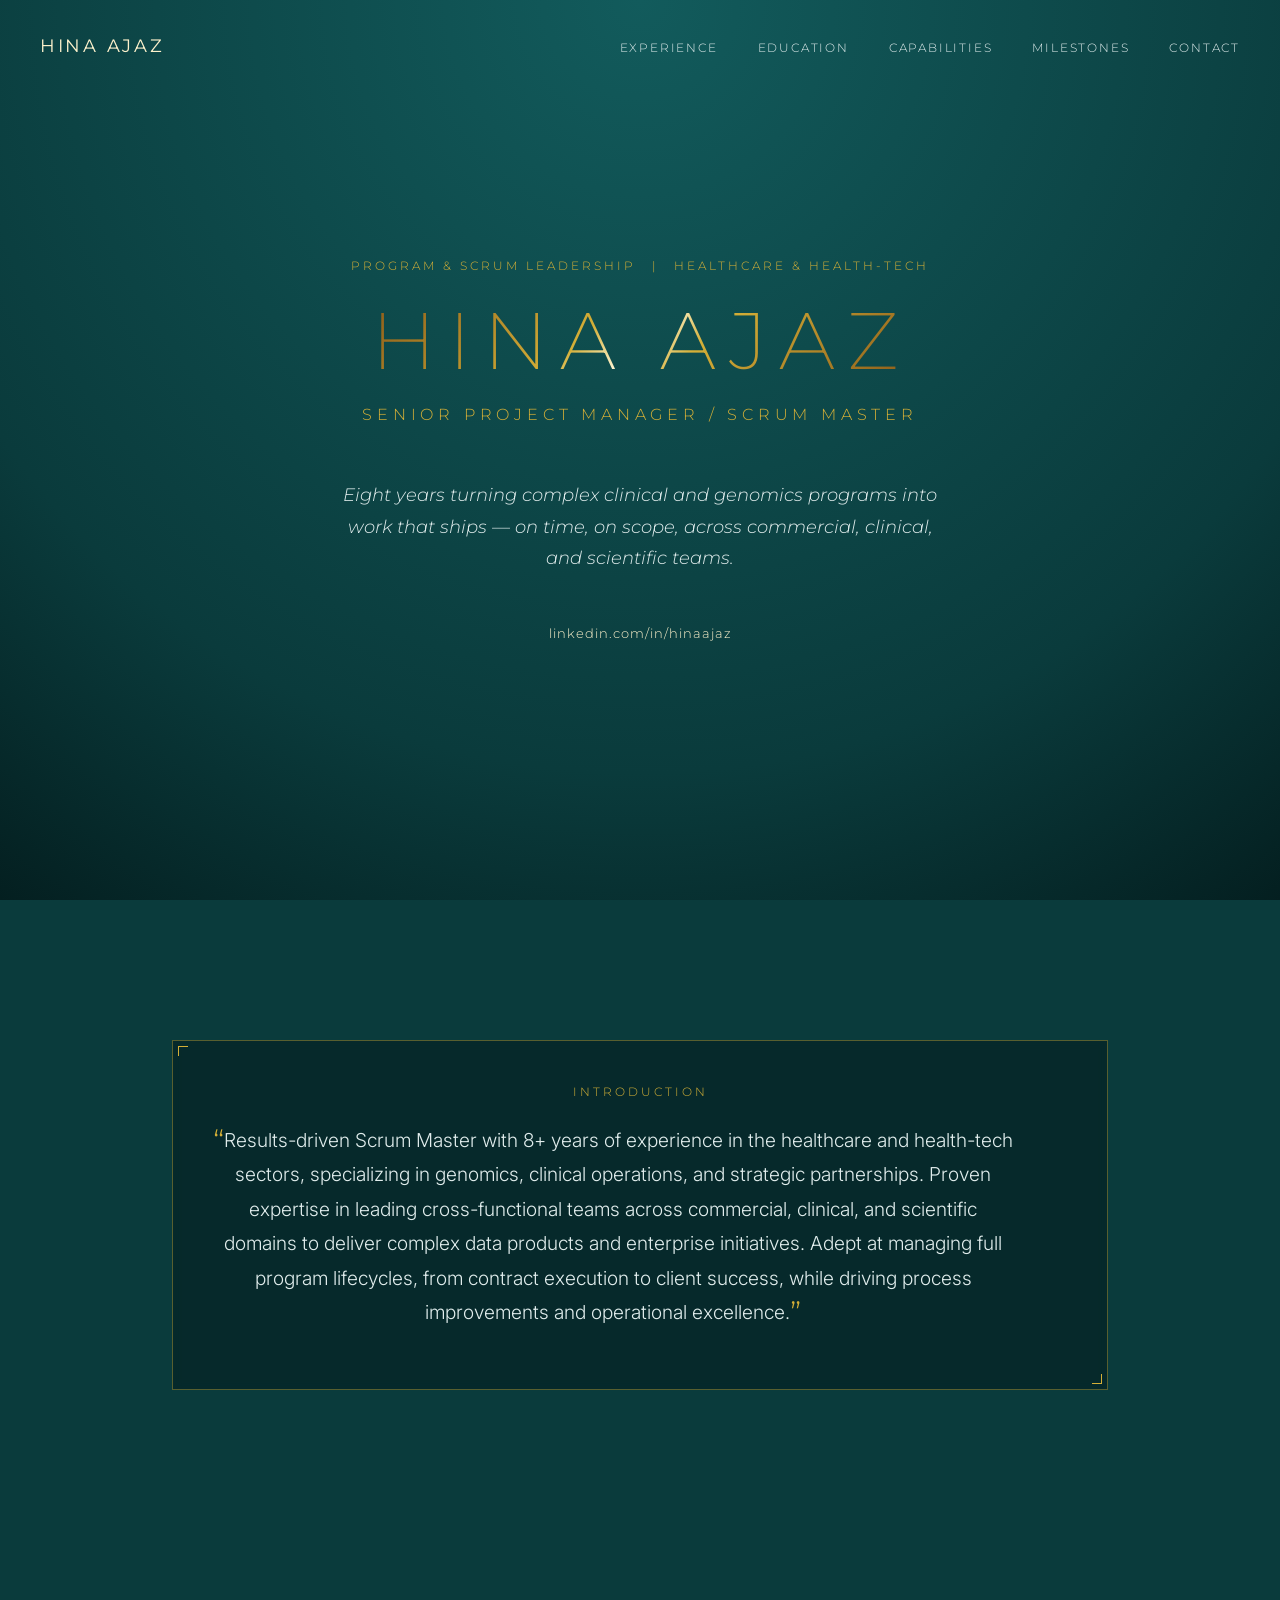
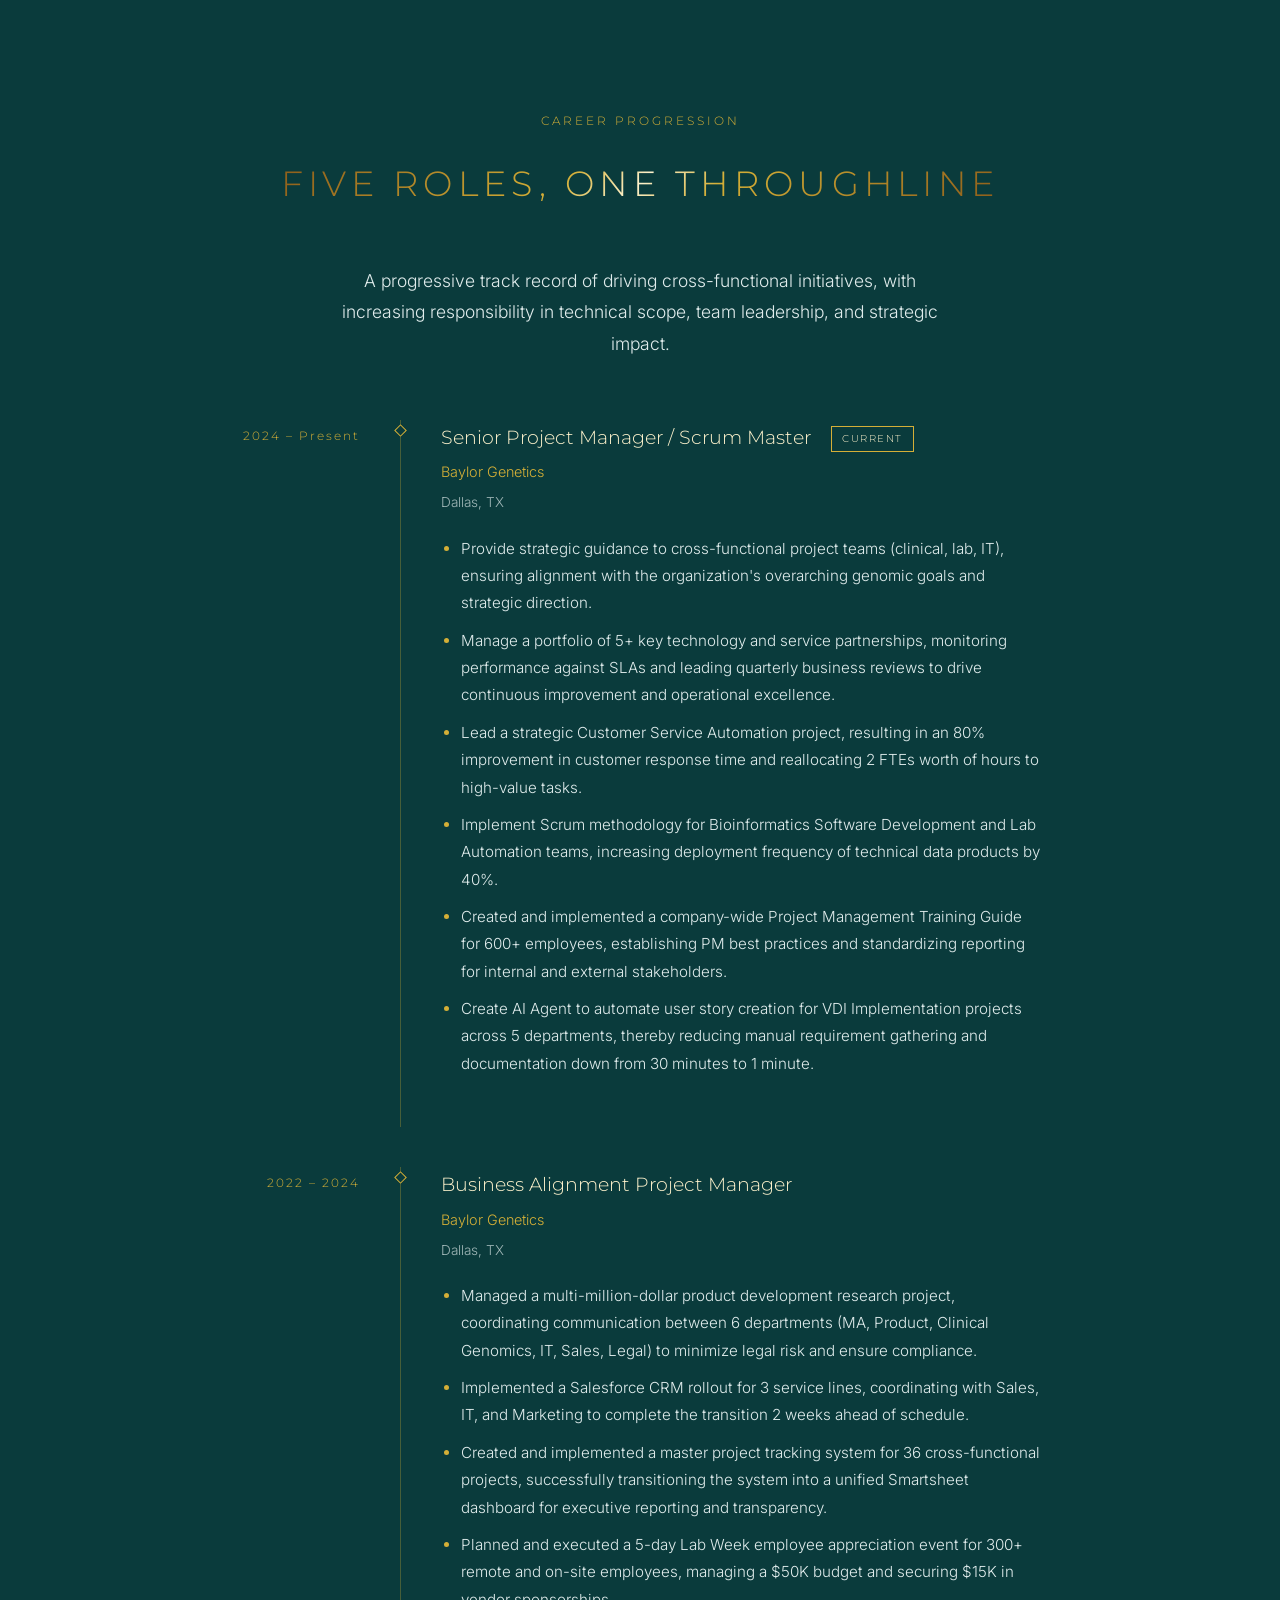
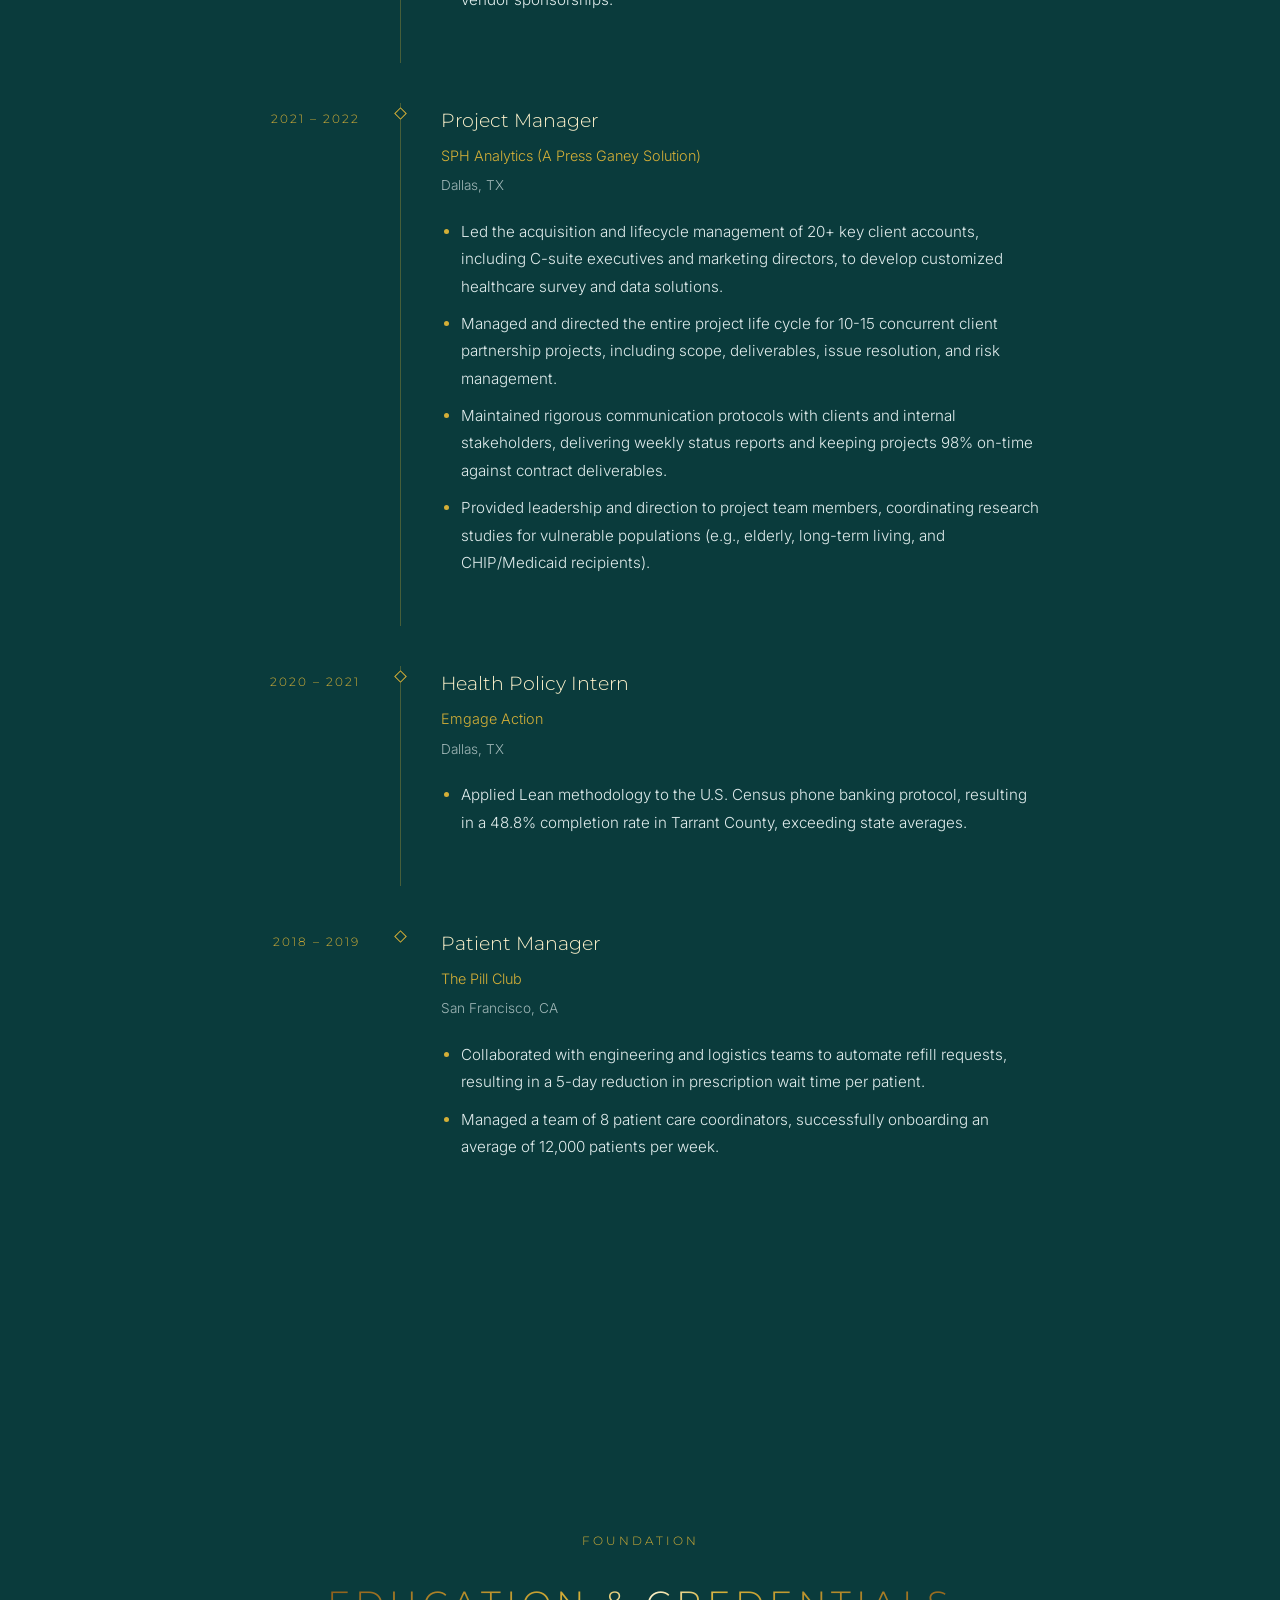
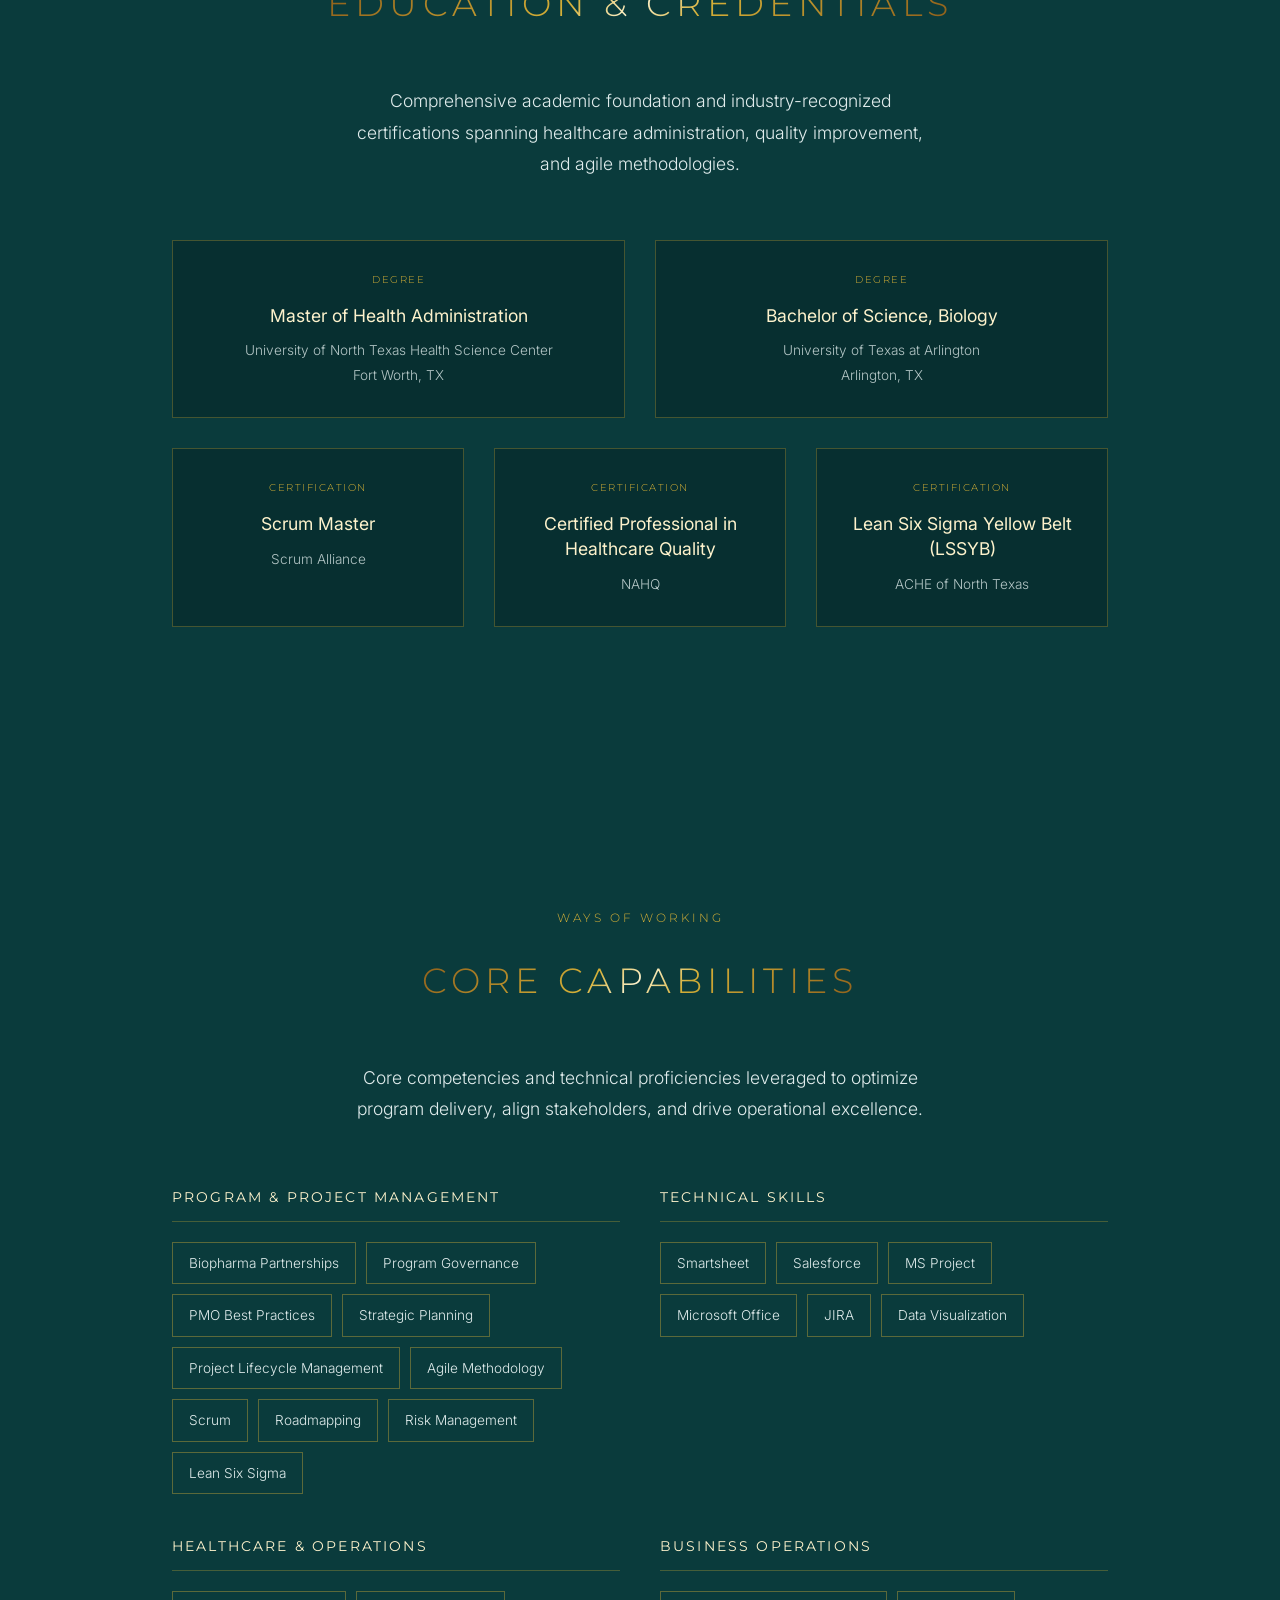
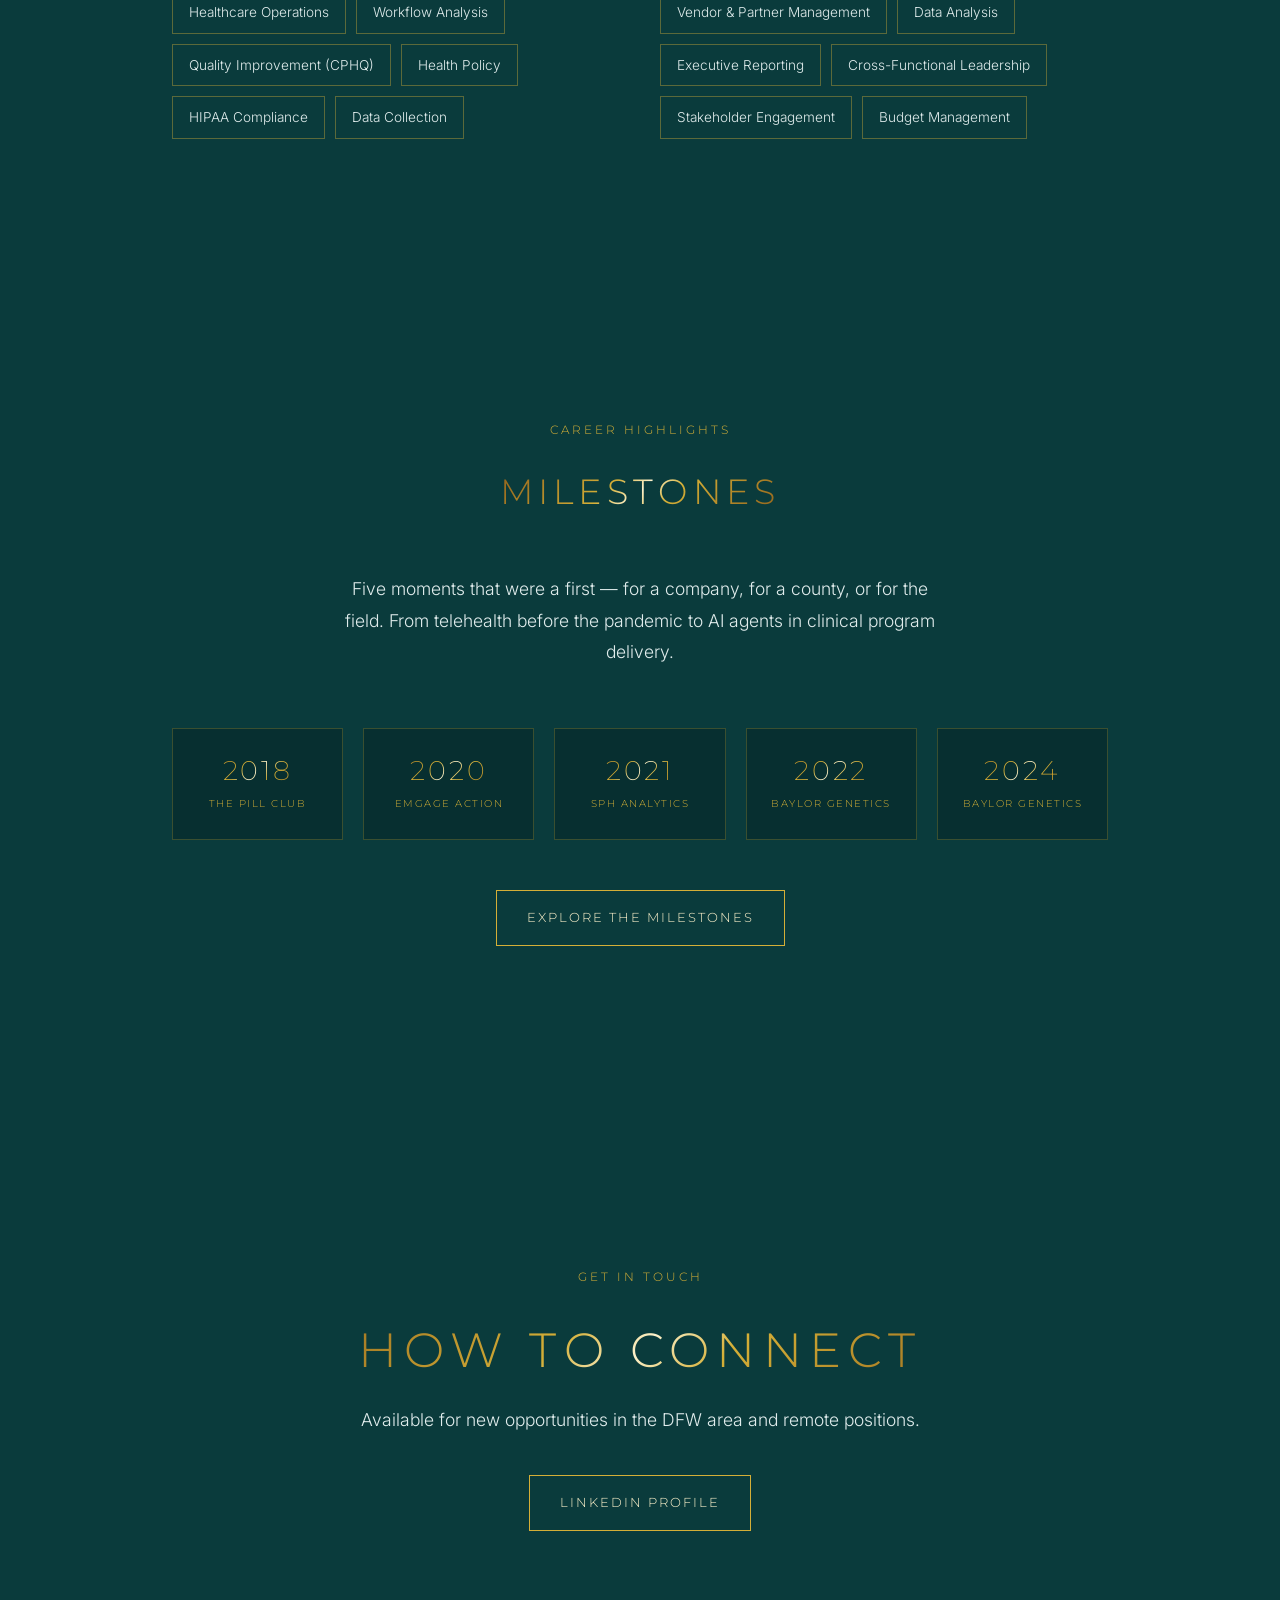
<file: index.html>
<!DOCTYPE html>
<html lang="en">
<head>
  <meta charset="UTF-8">
  <meta name="viewport" content="width=device-width, initial-scale=1.0">
  <title>Hina Ajaz — Program & Scrum Leadership in Healthcare</title>
  <meta name="description" content="Senior Project Manager & Scrum Master specializing in healthcare, genomics, and cross-functional team leadership.">
  <link rel="preconnect" href="https://fonts.googleapis.com">
  <link rel="preconnect" href="https://fonts.gstatic.com" crossorigin>
  <link href="https://fonts.googleapis.com/css2?family=Inter:wght@300;400;500&family=Montserrat:wght@200;300;400;500&display=swap" rel="stylesheet">
  <link rel="stylesheet" href="style.css">
</head>
<body>

<!-- The Skyscraper Background Effect -->
<div class="bg-lines" id="bg-lines">
  <div class="bg-line"></div>
  <div class="bg-line"></div>
  <div class="bg-line" style="height: 80%; align-self: flex-end;"></div>
  <div class="bg-line"></div>
  <div class="bg-line"></div>
</div>

<nav id="siteNav">
  <div class="nav-wordmark"><a href="/" style="color: inherit;">Hina Ajaz</a></div>
  <button class="nav-toggle" id="navToggle" type="button" aria-label="Open navigation menu" aria-controls="navLinks" aria-expanded="false">
    <span class="nav-toggle-bar"></span>
    <span class="nav-toggle-bar"></span>
    <span class="nav-toggle-bar"></span>
  </button>
  <ul class="nav-links" id="navLinks">
    <li><a href="#journey">Experience</a></li>
    <li><a href="#credentials">Education</a></li>
    <li><a href="#skills">Capabilities</a></li>
    <li><a href="/milestones">Milestones</a></li>
    <li><a href="#contact">Contact</a></li>
  </ul>
</nav>

<!-- HERO -->
<header class="hero container">
  <div class="eyebrow reveal">Program &amp; Scrum Leadership <span style="margin: 0 10px;">|</span> Healthcare &amp; Health-Tech</div>
  <h1 class="name reveal">Hina Ajaz</h1>
  <div class="role-line reveal">Senior Project Manager / Scrum Master</div>
  <p class="lede reveal">
    Eight years turning complex clinical and genomics programs into work that ships — on time, on scope, across commercial, clinical, and scientific teams.
  </p>
  <div class="contact-line reveal">
    <span><a href="https://www.linkedin.com/in/hinaajaz" target="_blank" rel="noopener">linkedin.com/in/hinaajaz</a></span>
  </div>
</header>

<!-- INTRODUCTION -->
<section class="container">
  <div class="deco-card reveal">
    <div class="eyebrow">Introduction</div>
    <p class="intro-quote">
      <span class="mark">“</span>Results-driven Scrum Master with 8+ years of experience in the healthcare and health-tech sectors, specializing in genomics, clinical operations, and strategic partnerships. Proven expertise in leading cross-functional teams across commercial, clinical, and scientific domains to deliver complex data products and enterprise initiatives. Adept at managing full program lifecycles, from contract execution to client success, while driving process improvements and operational excellence.<span class="mark">”</span>
    </p>
  </div>
</section>

<!-- JOURNEY -->
<section id="journey" class="container">
  <div class="eyebrow reveal">Career Progression</div>
  <h2 class="reveal">Five Roles, One Throughline</h2>
  <p class="section-lede reveal">A progressive track record of driving cross-functional initiatives, with increasing responsibility in technical scope, team leadership, and strategic impact.</p>

  <div class="timeline">
    
    <div class="timeline-item reveal">
      <div class="timeline-date">2024 – Present</div>
      <div class="timeline-content">
        <span class="timeline-title">Senior Project Manager / Scrum Master <span class="tag-current">Current</span></span>
        <span class="timeline-company">Baylor Genetics</span>
        <div class="timeline-location">Dallas, TX</div>
        <ul class="timeline-bullets">
          <li>Provide strategic guidance to cross-functional project teams (clinical, lab, IT), ensuring alignment with the organization's overarching genomic goals and strategic direction.</li>
          <li>Manage a portfolio of 5+ key technology and service partnerships, monitoring performance against SLAs and leading quarterly business reviews to drive continuous improvement and operational excellence.</li>
          <li>Lead a strategic Customer Service Automation project, resulting in an 80% improvement in customer response time and reallocating 2 FTEs worth of hours to high-value tasks.</li>
          <li>Implement Scrum methodology for Bioinformatics Software Development and Lab Automation teams, increasing deployment frequency of technical data products by 40%.</li>
          <li>Created and implemented a company-wide Project Management Training Guide for 600+ employees, establishing PM best practices and standardizing reporting for internal and external stakeholders.</li>
          <li>Create AI Agent to automate user story creation for VDI Implementation projects across 5 departments, thereby reducing manual requirement gathering and documentation down from 30 minutes to 1 minute.</li>
        </ul>
      </div>
    </div>

    <div class="timeline-item reveal">
      <div class="timeline-date">2022 – 2024</div>
      <div class="timeline-content">
        <span class="timeline-title">Business Alignment Project Manager</span>
        <span class="timeline-company">Baylor Genetics</span>
        <div class="timeline-location">Dallas, TX</div>
        <ul class="timeline-bullets">
          <li>Managed a multi-million-dollar product development research project, coordinating communication between 6 departments (MA, Product, Clinical Genomics, IT, Sales, Legal) to minimize legal risk and ensure compliance.</li>
          <li>Implemented a Salesforce CRM rollout for 3 service lines, coordinating with Sales, IT, and Marketing to complete the transition 2 weeks ahead of schedule.</li>
          <li>Created and implemented a master project tracking system for 36 cross-functional projects, successfully transitioning the system into a unified Smartsheet dashboard for executive reporting and transparency.</li>
          <li>Planned and executed a 5-day Lab Week employee appreciation event for 300+ remote and on-site employees, managing a $50K budget and securing $15K in vendor sponsorships.</li>
        </ul>
      </div>
    </div>

    <div class="timeline-item reveal">
      <div class="timeline-date">2021 – 2022</div>
      <div class="timeline-content">
        <span class="timeline-title">Project Manager</span>
        <span class="timeline-company">SPH Analytics (A Press Ganey Solution)</span>
        <div class="timeline-location">Dallas, TX</div>
        <ul class="timeline-bullets">
          <li>Led the acquisition and lifecycle management of 20+ key client accounts, including C-suite executives and marketing directors, to develop customized healthcare survey and data solutions.</li>
          <li>Managed and directed the entire project life cycle for 10-15 concurrent client partnership projects, including scope, deliverables, issue resolution, and risk management.</li>
          <li>Maintained rigorous communication protocols with clients and internal stakeholders, delivering weekly status reports and keeping projects 98% on-time against contract deliverables.</li>
          <li>Provided leadership and direction to project team members, coordinating research studies for vulnerable populations (e.g., elderly, long-term living, and CHIP/Medicaid recipients).</li>
        </ul>
      </div>
    </div>

    <div class="timeline-item reveal">
      <div class="timeline-date">2020 – 2021</div>
      <div class="timeline-content">
        <span class="timeline-title">Health Policy Intern</span>
        <span class="timeline-company">Emgage Action</span>
        <div class="timeline-location">Dallas, TX</div>
        <ul class="timeline-bullets">
          <li>Applied Lean methodology to the U.S. Census phone banking protocol, resulting in a 48.8% completion rate in Tarrant County, exceeding state averages.</li>
        </ul>
      </div>
    </div>

    <div class="timeline-item reveal">
      <div class="timeline-date">2018 – 2019</div>
      <div class="timeline-content">
        <span class="timeline-title">Patient Manager</span>
        <span class="timeline-company">The Pill Club</span>
        <div class="timeline-location">San Francisco, CA</div>
        <ul class="timeline-bullets">
          <li>Collaborated with engineering and logistics teams to automate refill requests, resulting in a 5-day reduction in prescription wait time per patient.</li>
          <li>Managed a team of 8 patient care coordinators, successfully onboarding an average of 12,000 patients per week.</li>
        </ul>
      </div>
    </div>

  </div>
</section>

<!-- CREDENTIALS -->
<section id="credentials" class="container">
  <div class="eyebrow reveal">Foundation</div>
  <h2 class="reveal">Education &amp; Credentials</h2>
  <p class="section-lede reveal">Comprehensive academic foundation and industry-recognized certifications spanning healthcare administration, quality improvement, and agile methodologies.</p>

  <div class="credentials-wrapper">
    <div class="credential-grid-degrees">
      <div class="credential-card reveal">
        <span class="credential-kind">Degree</span>
        <div class="credential-title">Master of Health Administration</div>
        <div class="credential-org">University of North Texas Health Science Center <br> Fort Worth, TX</div>
      </div>
      <div class="credential-card reveal">
        <span class="credential-kind">Degree</span>
        <div class="credential-title">Bachelor of Science, Biology</div>
        <div class="credential-org">University of Texas at Arlington <br> Arlington, TX</div>
      </div>
    </div>
    <div class="credential-grid-certs">
      <div class="credential-card reveal">
        <span class="credential-kind">Certification</span>
        <div class="credential-title">Scrum Master</div>
        <div class="credential-org">Scrum Alliance</div>
      </div>
      <div class="credential-card reveal">
        <span class="credential-kind">Certification</span>
        <div class="credential-title">Certified Professional in Healthcare Quality</div>
        <div class="credential-org">NAHQ</div>
      </div>
      <div class="credential-card reveal">
        <span class="credential-kind">Certification</span>
        <div class="credential-title">Lean Six Sigma Yellow Belt (LSSYB)</div>
        <div class="credential-org">ACHE of North Texas</div>
      </div>
    </div>
  </div>
</section>

<!-- SKILLS -->
<section id="skills" class="container">
  <div class="eyebrow reveal">Ways of Working</div>
  <h2 class="reveal">Core Capabilities</h2>
  <p class="section-lede reveal">Core competencies and technical proficiencies leveraged to optimize program delivery, align stakeholders, and drive operational excellence.</p>

  <div class="skills-grid">
    <div class="skill-group reveal">
      <h3>Program &amp; Project Management</h3>
      <div class="skill-tags">
        <span class="skill-tag">Biopharma Partnerships</span>
        <span class="skill-tag">Program Governance</span>
        <span class="skill-tag">PMO Best Practices</span>
        <span class="skill-tag">Strategic Planning</span>
        <span class="skill-tag">Project Lifecycle Management</span>
        <span class="skill-tag">Agile Methodology</span>
        <span class="skill-tag">Scrum</span>
        <span class="skill-tag">Roadmapping</span>
        <span class="skill-tag">Risk Management</span>
        <span class="skill-tag">Lean Six Sigma</span>
      </div>
    </div>
    <div class="skill-group reveal">
      <h3>Technical Skills</h3>
      <div class="skill-tags">
        <span class="skill-tag">Smartsheet</span>
        <span class="skill-tag">Salesforce</span>
        <span class="skill-tag">MS Project</span>
        <span class="skill-tag">Microsoft Office</span>
        <span class="skill-tag">JIRA</span>
        <span class="skill-tag">Data Visualization</span>
      </div>
    </div>
    <div class="skill-group reveal">
      <h3>Healthcare &amp; Operations</h3>
      <div class="skill-tags">
        <span class="skill-tag">Healthcare Operations</span>
        <span class="skill-tag">Workflow Analysis</span>
        <span class="skill-tag">Quality Improvement (CPHQ)</span>
        <span class="skill-tag">Health Policy</span>
        <span class="skill-tag">HIPAA Compliance</span>
        <span class="skill-tag">Data Collection</span>
      </div>
    </div>
    <div class="skill-group reveal">
      <h3>Business Operations</h3>
      <div class="skill-tags">
        <span class="skill-tag">Vendor &amp; Partner Management</span>
        <span class="skill-tag">Data Analysis</span>
        <span class="skill-tag">Executive Reporting</span>
        <span class="skill-tag">Cross-Functional Leadership</span>
        <span class="skill-tag">Stakeholder Engagement</span>
        <span class="skill-tag">Budget Management</span>
      </div>
    </div>
  </div>
</section>

<!-- MILESTONES -->
<section id="milestones" class="container">
  <div class="eyebrow reveal">Career Highlights</div>
  <h2 class="reveal">Milestones</h2>
  <p class="section-lede reveal">Five moments that were a first — for a company, for a county, or for the field. From telehealth before the pandemic to AI agents in clinical program delivery.</p>

  <div class="milestone-preview">
    <div class="milestone-preview-item reveal">
      <div class="milestone-preview-year">2018</div>
      <div class="milestone-preview-org">The Pill Club</div>
    </div>
    <div class="milestone-preview-item reveal">
      <div class="milestone-preview-year">2020</div>
      <div class="milestone-preview-org">Emgage Action</div>
    </div>
    <div class="milestone-preview-item reveal">
      <div class="milestone-preview-year">2021</div>
      <div class="milestone-preview-org">SPH Analytics</div>
    </div>
    <div class="milestone-preview-item reveal">
      <div class="milestone-preview-year">2022</div>
      <div class="milestone-preview-org">Baylor Genetics</div>
    </div>
    <div class="milestone-preview-item reveal">
      <div class="milestone-preview-year">2024</div>
      <div class="milestone-preview-org">Baylor Genetics</div>
    </div>
  </div>

  <div class="footer-cta-container reveal" style="margin-top: 0;">
    <a href="/milestones" class="cta-btn">Explore the Milestones</a>
  </div>
</section>

<!-- CLOSING / CONTACT -->
<footer id="contact" class="page-footer container" style="padding-top: 180px; padding-bottom: 180px;">
  <div class="reveal" style="text-align: center; max-width: 800px; width: 100%;">
    <div class="eyebrow">Get in Touch</div>
    <h2 style="font-size: 3rem; margin-bottom: 10px;">How To Connect</h2>
    <p class="section-lede" style="margin: 0 auto; max-width: 600px;">Available for new opportunities in the DFW area and remote positions.</p>
    
    <div class="footer-cta-container">
      <a href="https://www.linkedin.com/in/hinaajaz" target="_blank" rel="noopener" class="cta-btn">LinkedIn Profile</a>
    </div>
  </div>
</footer>

<script>
  // Nav Background on Scroll
  const nav = document.getElementById('siteNav');
  window.addEventListener('scroll', () => {
    if (window.scrollY > 40) nav.classList.add('scrolled');
    else nav.classList.remove('scrolled');
  });

  // Mobile / Tablet Nav Toggle
  const navToggle = document.getElementById('navToggle');
  const navLinks = document.getElementById('navLinks');
  const setNavOpen = (open) => {
    navLinks.classList.toggle('is-open', open);
    navToggle.classList.toggle('is-open', open);
    navToggle.setAttribute('aria-expanded', String(open));
    navToggle.setAttribute('aria-label', open ? 'Close navigation menu' : 'Open navigation menu');
  };
  navToggle.addEventListener('click', () => setNavOpen(!navLinks.classList.contains('is-open')));
  navLinks.addEventListener('click', (e) => { if (e.target.tagName === 'A') setNavOpen(false); });
  document.addEventListener('keydown', (e) => { if (e.key === 'Escape') setNavOpen(false); });
  window.addEventListener('resize', () => { if (window.innerWidth > 1024) setNavOpen(false); });

  // Background Line Drawing Effect
  const bgLines = document.getElementById('bg-lines');
  window.addEventListener('load', () => {
    bgLines.style.transition = 'opacity 1.5s ease-in';
    bgLines.style.opacity = '0.3';
  });

  // Reveal Animations on Scroll
  const revealEls = document.querySelectorAll('.reveal');

  if (window.matchMedia('(prefers-reduced-motion: reduce)').matches) {
    revealEls.forEach(el => el.classList.add('is-visible'));
  } else {
    const observer = new IntersectionObserver((entries, obs) => {
      entries.forEach(entry => {
        if (entry.isIntersecting) {
          entry.target.classList.add('is-visible');
          obs.unobserve(entry.target);
        }
      });
    }, { threshold: 0.15 });

    revealEls.forEach(el => observer.observe(el));
  }
</script>

</body>
</html>
</file>
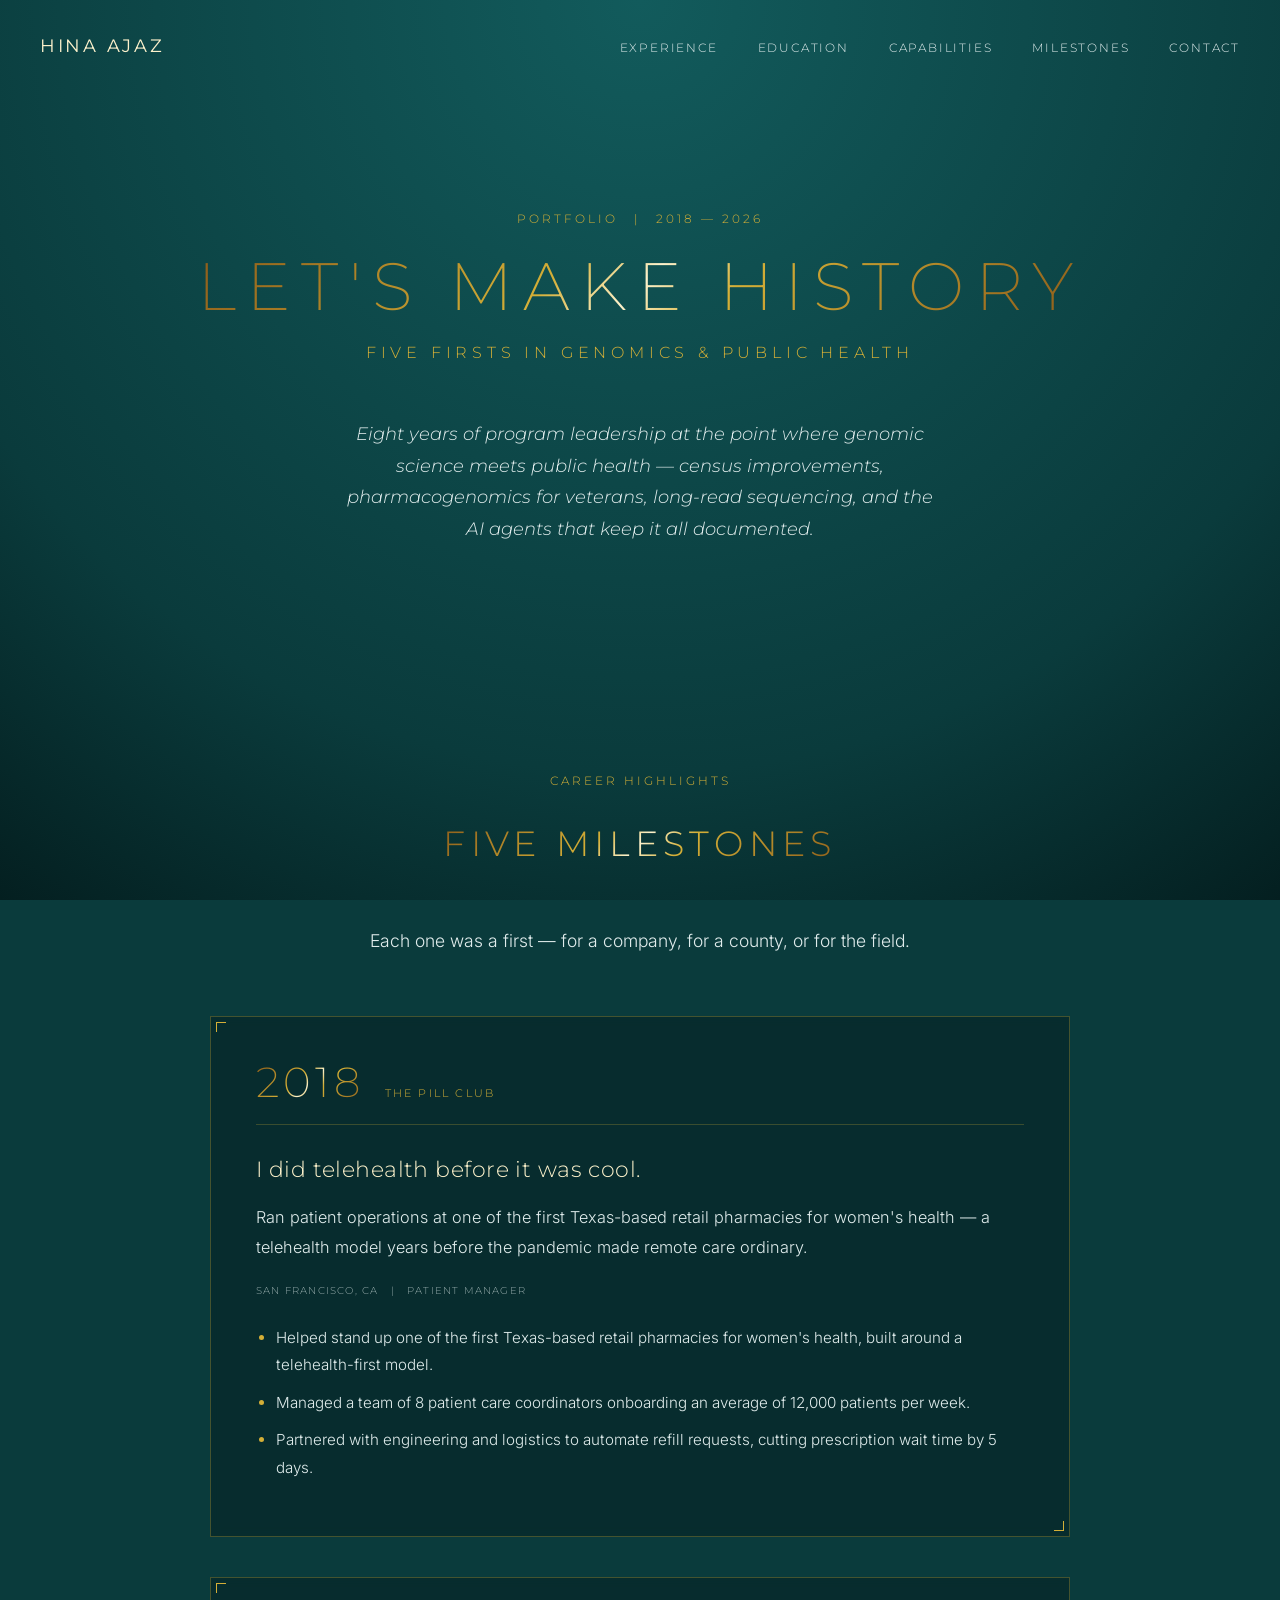
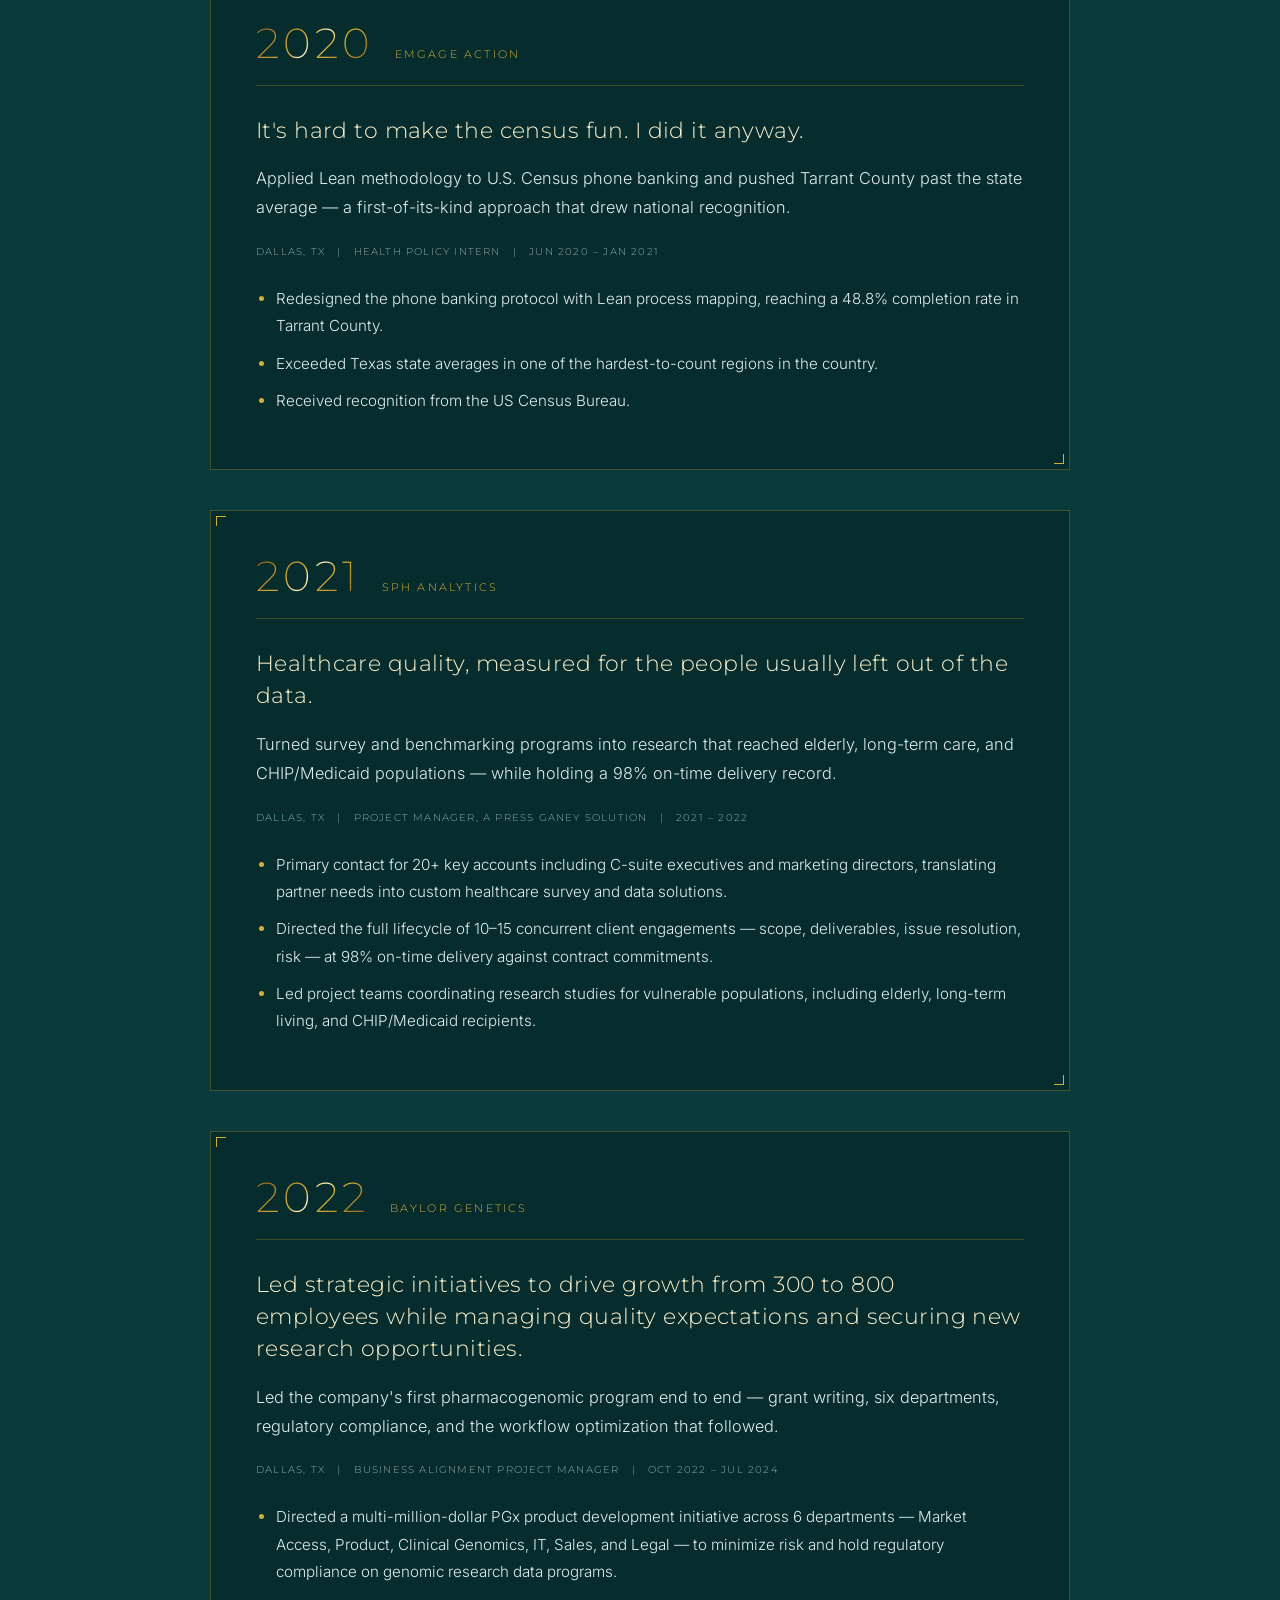
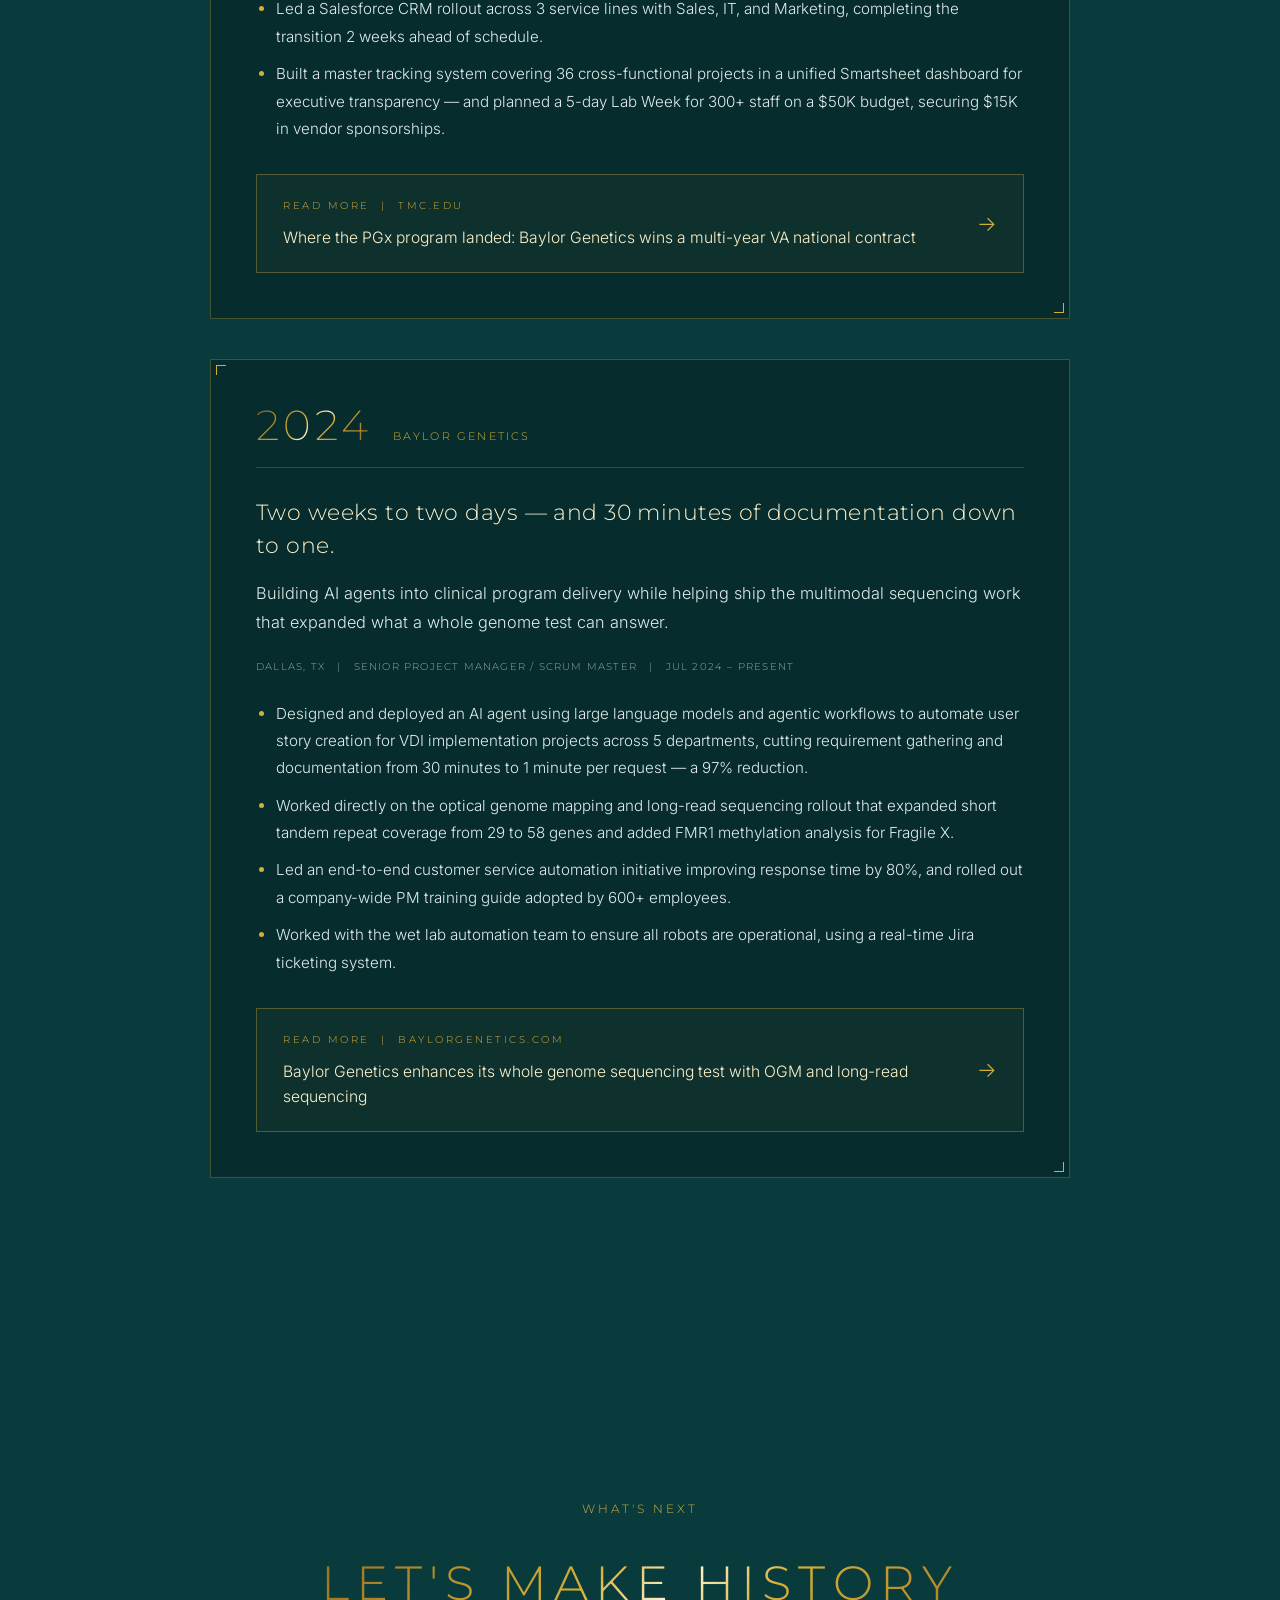
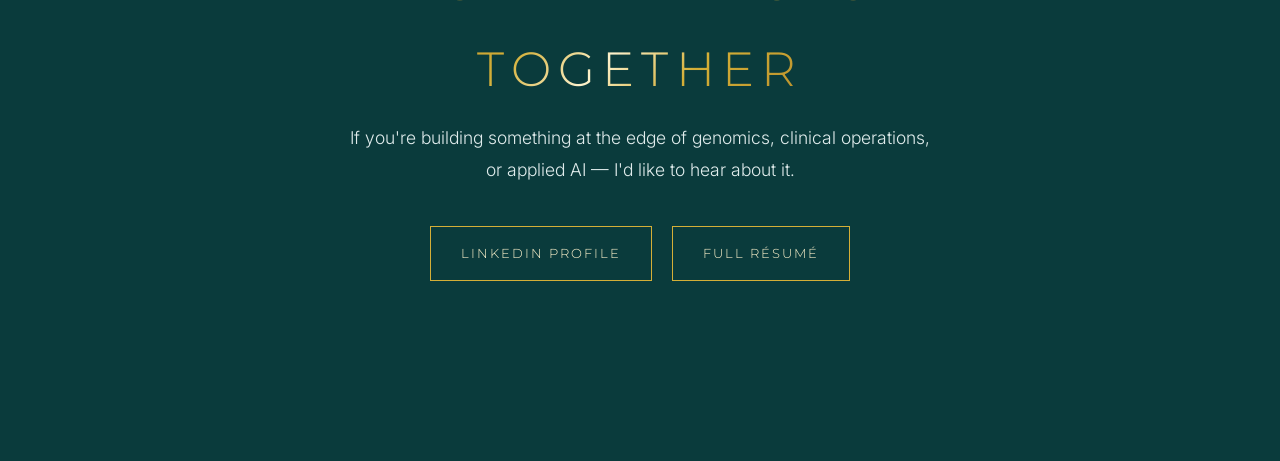
<file: milestones.html>
<!DOCTYPE html>
<html lang="en">
<head>
  <meta charset="UTF-8">
  <meta name="viewport" content="width=device-width, initial-scale=1.0">
  <title>Milestones — Hina Ajaz</title>
  <meta name="description" content="Five milestones in genomics and public health, 2018 to now. Portfolio of Hina Ajaz, Senior Project Manager & Scrum Master.">
  <link rel="preconnect" href="https://fonts.googleapis.com">
  <link rel="preconnect" href="https://fonts.gstatic.com" crossorigin>
  <link href="https://fonts.googleapis.com/css2?family=Inter:wght@300;400;500&family=Montserrat:wght@200;300;400;500&display=swap" rel="stylesheet">
  <link rel="stylesheet" href="style.css">
</head>
<body>

<!-- The Skyscraper Background Effect -->
<div class="bg-lines" id="bg-lines">
  <div class="bg-line"></div>
  <div class="bg-line"></div>
  <div class="bg-line" style="height: 80%; align-self: flex-end;"></div>
  <div class="bg-line"></div>
  <div class="bg-line"></div>
</div>

<nav id="siteNav">
  <div class="nav-wordmark"><a href="/" style="color: inherit;">Hina Ajaz</a></div>
  <button class="nav-toggle" id="navToggle" type="button" aria-label="Open navigation menu" aria-controls="navLinks" aria-expanded="false">
    <span class="nav-toggle-bar"></span>
    <span class="nav-toggle-bar"></span>
    <span class="nav-toggle-bar"></span>
  </button>
  <ul class="nav-links" id="navLinks">
    <li><a href="/#journey">Experience</a></li>
    <li><a href="/#credentials">Education</a></li>
    <li><a href="/#skills">Capabilities</a></li>
    <li><a href="/milestones">Milestones</a></li>
    <li><a href="#contact">Contact</a></li>
  </ul>
</nav>

<!-- HERO -->
<header class="hero hero-compact container">
  <div class="eyebrow reveal">Portfolio <span style="margin: 0 10px;">|</span> 2018 — 2026</div>
  <h1 class="name reveal">Let's Make History</h1>
  <div class="role-line reveal">Five Firsts in Genomics &amp; Public Health</div>
  <p class="lede reveal">
    Eight years of program leadership at the point where genomic science meets public health — census improvements, pharmacogenomics for veterans, long-read sequencing, and the AI agents that keep it all documented.
  </p>
</header>

<!-- MILESTONES -->
<section id="milestones" class="container">
  <div class="eyebrow reveal">Career Highlights</div>
  <h2 class="reveal">Five Milestones</h2>
  <p class="section-lede reveal">Each one was a first — for a company, for a county, or for the field.</p>

  <div class="milestone-list">

    <article class="milestone-card reveal">
      <div class="milestone-head">
        <span class="milestone-year">2018</span>
        <span class="milestone-org">The Pill Club</span>
      </div>
      <h3 class="milestone-hook">I did telehealth before it was cool.</h3>
      <p class="milestone-sum">Ran patient operations at one of the first Texas-based retail pharmacies for women's health — a telehealth model years before the pandemic made remote care ordinary.</p>
      <div class="milestone-role">San Francisco, CA <span style="margin: 0 8px;">|</span> Patient Manager</div>
      <ul class="timeline-bullets">
        <li>Helped stand up one of the first Texas-based retail pharmacies for women's health, built around a telehealth-first model.</li>
        <li>Managed a team of 8 patient care coordinators onboarding an average of 12,000 patients per week.</li>
        <li>Partnered with engineering and logistics to automate refill requests, cutting prescription wait time by 5 days.</li>
      </ul>
    </article>

    <article class="milestone-card reveal">
      <div class="milestone-head">
        <span class="milestone-year">2020</span>
        <span class="milestone-org">Emgage Action</span>
      </div>
      <h3 class="milestone-hook">It's hard to make the census fun. I did it anyway.</h3>
      <p class="milestone-sum">Applied Lean methodology to U.S. Census phone banking and pushed Tarrant County past the state average — a first-of-its-kind approach that drew national recognition.</p>
      <div class="milestone-role">Dallas, TX <span style="margin: 0 8px;">|</span> Health Policy Intern <span style="margin: 0 8px;">|</span> Jun 2020 – Jan 2021</div>
      <ul class="timeline-bullets">
        <li>Redesigned the phone banking protocol with Lean process mapping, reaching a 48.8% completion rate in Tarrant County.</li>
        <li>Exceeded Texas state averages in one of the hardest-to-count regions in the country.</li>
        <li>Received recognition from the US Census Bureau.</li>
      </ul>
    </article>

    <article class="milestone-card reveal">
      <div class="milestone-head">
        <span class="milestone-year">2021</span>
        <span class="milestone-org">SPH Analytics</span>
      </div>
      <h3 class="milestone-hook">Healthcare quality, measured for the people usually left out of the data.</h3>
      <p class="milestone-sum">Turned survey and benchmarking programs into research that reached elderly, long-term care, and CHIP/Medicaid populations — while holding a 98% on-time delivery record.</p>
      <div class="milestone-role">Dallas, TX <span style="margin: 0 8px;">|</span> Project Manager, a Press Ganey Solution <span style="margin: 0 8px;">|</span> 2021 – 2022</div>
      <ul class="timeline-bullets">
        <li>Primary contact for 20+ key accounts including C-suite executives and marketing directors, translating partner needs into custom healthcare survey and data solutions.</li>
        <li>Directed the full lifecycle of 10–15 concurrent client engagements — scope, deliverables, issue resolution, risk — at 98% on-time delivery against contract commitments.</li>
        <li>Led project teams coordinating research studies for vulnerable populations, including elderly, long-term living, and CHIP/Medicaid recipients.</li>
      </ul>
    </article>

    <article class="milestone-card reveal">
      <div class="milestone-head">
        <span class="milestone-year">2022</span>
        <span class="milestone-org">Baylor Genetics</span>
      </div>
      <h3 class="milestone-hook">Led strategic initiatives to drive growth from 300 to 800 employees while managing quality expectations and securing new research opportunities.</h3>
      <p class="milestone-sum">Led the company's first pharmacogenomic program end to end — grant writing, six departments, regulatory compliance, and the workflow optimization that followed.</p>
      <div class="milestone-role">Dallas, TX <span style="margin: 0 8px;">|</span> Business Alignment Project Manager <span style="margin: 0 8px;">|</span> Oct 2022 – Jul 2024</div>
      <ul class="timeline-bullets">
        <li>Directed a multi-million-dollar PGx product development initiative across 6 departments — Market Access, Product, Clinical Genomics, IT, Sales, and Legal — to minimize risk and hold regulatory compliance on genomic research data programs.</li>
        <li>Led a Salesforce CRM rollout across 3 service lines with Sales, IT, and Marketing, completing the transition 2 weeks ahead of schedule.</li>
        <li>Built a master tracking system covering 36 cross-functional projects in a unified Smartsheet dashboard for executive transparency — and planned a 5-day Lab Week for 300+ staff on a $50K budget, securing $15K in vendor sponsorships.</li>
      </ul>
      <a class="article-link" href="https://www.tmc.edu/press-releases/baylor-genetics-launches-pharmacogenomic-and-germline-genetic-testing-for-the-u-s-department-of-veterans-affairs/" target="_blank" rel="noopener">
        <span class="article-link-label">Read More <span style="margin: 0 6px;">|</span> TMC.edu</span>
        <span class="article-link-title">Where the PGx program landed: Baylor Genetics wins a multi-year VA national contract</span>
        <span class="article-link-arrow" aria-hidden="true">→</span>
      </a>
    </article>

    <article class="milestone-card reveal">
      <div class="milestone-head">
        <span class="milestone-year">2024</span>
        <span class="milestone-org">Baylor Genetics</span>
      </div>
      <h3 class="milestone-hook">Two weeks to two days — and 30 minutes of documentation down to one.</h3>
      <p class="milestone-sum">Building AI agents into clinical program delivery while helping ship the multimodal sequencing work that expanded what a whole genome test can answer.</p>
      <div class="milestone-role">Dallas, TX <span style="margin: 0 8px;">|</span> Senior Project Manager / Scrum Master <span style="margin: 0 8px;">|</span> Jul 2024 – Present</div>
      <ul class="timeline-bullets">
        <li>Designed and deployed an AI agent using large language models and agentic workflows to automate user story creation for VDI implementation projects across 5 departments, cutting requirement gathering and documentation from 30 minutes to 1 minute per request — a 97% reduction.</li>
        <li>Worked directly on the optical genome mapping and long-read sequencing rollout that expanded short tandem repeat coverage from 29 to 58 genes and added FMR1 methylation analysis for Fragile X.</li>
        <li>Led an end-to-end customer service automation initiative improving response time by 80%, and rolled out a company-wide PM training guide adopted by 600+ employees.</li>
        <li>Worked with the wet lab automation team to ensure all robots are operational, using a real-time Jira ticketing system.</li>
      </ul>
      <a class="article-link" href="https://www.baylorgenetics.com/?p=28564" target="_blank" rel="noopener">
        <span class="article-link-label">Read More <span style="margin: 0 6px;">|</span> BaylorGenetics.com</span>
        <span class="article-link-title">Baylor Genetics enhances its whole genome sequencing test with OGM and long-read sequencing</span>
        <span class="article-link-arrow" aria-hidden="true">→</span>
      </a>
    </article>

  </div>
</section>

<!-- CLOSING / CONTACT -->
<footer id="contact" class="page-footer container" style="padding-top: 180px; padding-bottom: 180px;">
  <div class="reveal" style="text-align: center; max-width: 800px; width: 100%;">
    <div class="eyebrow">What's Next</div>
    <h2 style="font-size: 3rem; margin-bottom: 10px;">Let's Make History Together</h2>
    <p class="section-lede" style="margin: 0 auto; max-width: 600px;">If you're building something at the edge of genomics, clinical operations, or applied AI — I'd like to hear about it.</p>

    <div class="footer-cta-container">
      <a href="https://www.linkedin.com/in/hinaajaz" target="_blank" rel="noopener" class="cta-btn">LinkedIn Profile</a>
      <a href="/#journey" class="cta-btn">Full Résumé</a>
    </div>
  </div>
</footer>

<script>
  // Nav Background on Scroll
  const nav = document.getElementById('siteNav');
  window.addEventListener('scroll', () => {
    if (window.scrollY > 40) nav.classList.add('scrolled');
    else nav.classList.remove('scrolled');
  });

  // Mobile / Tablet Nav Toggle
  const navToggle = document.getElementById('navToggle');
  const navLinks = document.getElementById('navLinks');
  const setNavOpen = (open) => {
    navLinks.classList.toggle('is-open', open);
    navToggle.classList.toggle('is-open', open);
    navToggle.setAttribute('aria-expanded', String(open));
    navToggle.setAttribute('aria-label', open ? 'Close navigation menu' : 'Open navigation menu');
  };
  navToggle.addEventListener('click', () => setNavOpen(!navLinks.classList.contains('is-open')));
  navLinks.addEventListener('click', (e) => { if (e.target.tagName === 'A') setNavOpen(false); });
  document.addEventListener('keydown', (e) => { if (e.key === 'Escape') setNavOpen(false); });
  window.addEventListener('resize', () => { if (window.innerWidth > 1024) setNavOpen(false); });

  // Background Line Drawing Effect
  const bgLines = document.getElementById('bg-lines');
  window.addEventListener('load', () => {
    bgLines.style.transition = 'opacity 1.5s ease-in';
    bgLines.style.opacity = '0.3';
  });

  // Reveal Animations on Scroll
  const revealEls = document.querySelectorAll('.reveal');

  if (window.matchMedia('(prefers-reduced-motion: reduce)').matches) {
    revealEls.forEach(el => el.classList.add('is-visible'));
  } else {
    const observer = new IntersectionObserver((entries, obs) => {
      entries.forEach(entry => {
        if (entry.isIntersecting) {
          entry.target.classList.add('is-visible');
          obs.unobserve(entry.target);
        }
      });
    }, { threshold: 0.15 });

    revealEls.forEach(el => observer.observe(el));
  }
</script>

</body>
</html>
</file>
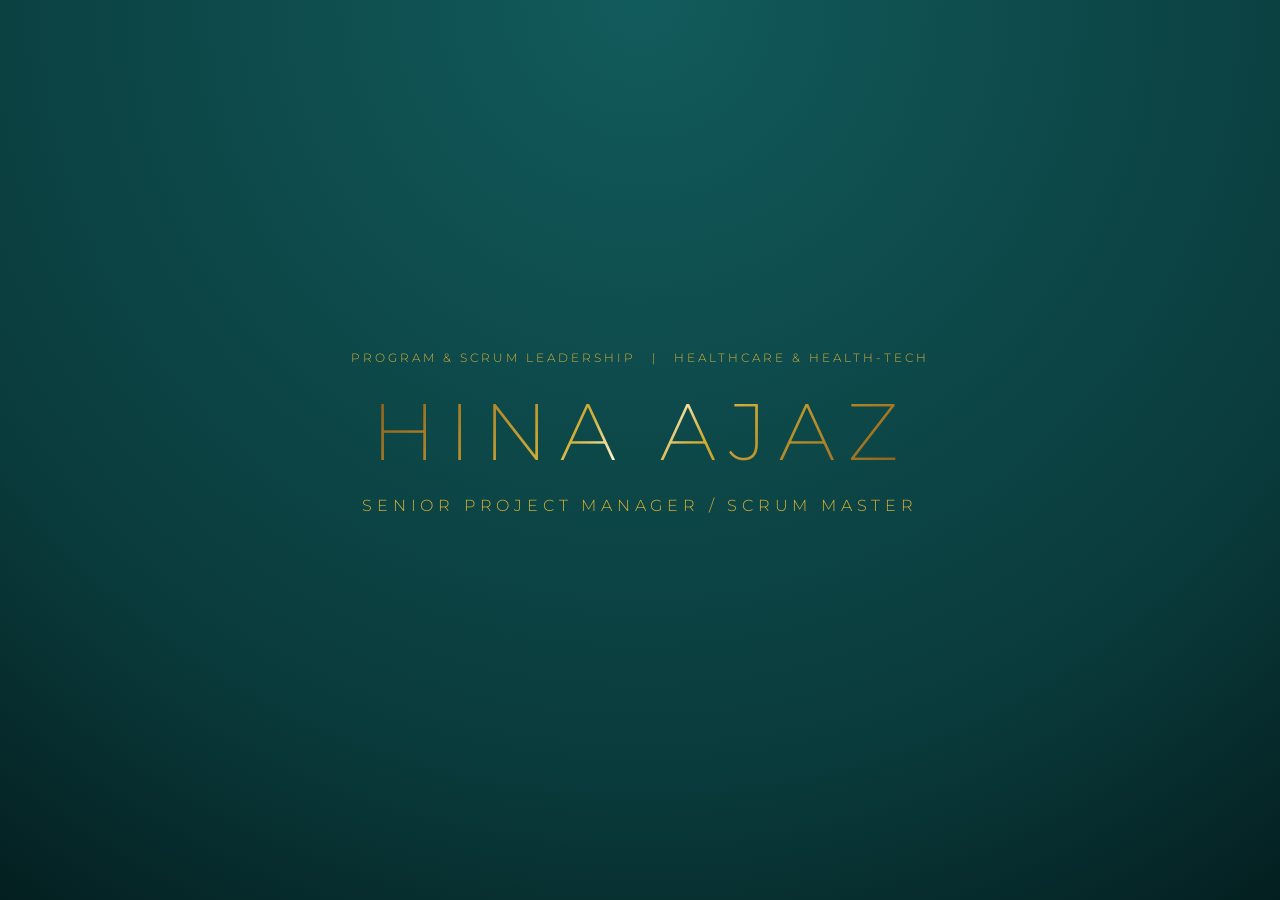
<file: hero-isolated/backup.html>
<!DOCTYPE html>
<html lang="en">

<head>
  <meta charset="UTF-8">
  <meta name="viewport" content="width=device-width, initial-scale=1.0">
  <title>Hina Ajaz — Hero</title>
  <link rel="preconnect" href="https://fonts.googleapis.com">
  <link rel="preconnect" href="https://fonts.gstatic.com" crossorigin>
  <link
    href="https://fonts.googleapis.com/css2?family=Inter:wght@300;400;500&family=Montserrat:wght@200;300;400;500&display=swap"
    rel="stylesheet">
  <link rel="stylesheet" href="style.css">
</head>

<body>

  <!-- HERO -->
  <header class="hero container" style="height: 100vh; display: flex; flex-direction: column; justify-content: center;">
    <div class="eyebrow reveal is-visible">Program &amp; Scrum Leadership <span style="margin: 0 10px;">|</span>
      Healthcare &amp; Health-Tech</div>
    <h1 class="name reveal is-visible">Hina Ajaz</h1>
    <div class="role-line reveal is-visible">Senior Project Manager / Scrum Master</div>
  </header>

</body>

</html>
</file>
<file: style.css>
:root {
  /* Colors */
  --color-bg-base: #0A3B3C;
  --color-bg-highlight: #125B5C;
  --color-bg-dark: #041F20;
  
  --color-gold-base: #D4AF37;
  --color-gold-bright: #FDF2CC;
  --color-gold-dark: #8A5A19;

  --color-text-body: #E0ECEC;
  
  /* Gradients */
  --bg-gradient: radial-gradient(circle at 50% 0%, var(--color-bg-highlight) 0%, var(--color-bg-base) 70%, var(--color-bg-dark) 100%);
  --metal-gradient: linear-gradient(135deg, var(--color-gold-dark) 0%, var(--color-gold-base) 40%, var(--color-gold-bright) 50%, var(--color-gold-base) 60%, var(--color-gold-dark) 100%);
  
  /* Layout */
  --max-width: 1000px;
  --pad-desktop: 140px;
  --pad-mobile: 80px;
}

*, *::before, *::after {
  box-sizing: border-box;
}

html {
  scroll-behavior: smooth;
  width: 100%;
  overflow-x: hidden;
}

body {
  margin: 0;
  padding: 0;
  width: 100%;
  max-width: 100%;
  overflow-x: hidden;
  background: var(--color-bg-base);
  background-image: var(--bg-gradient);
  background-attachment: fixed;
  color: var(--color-text-body);
  font-family: 'Inter', sans-serif;
  font-weight: 300;
  line-height: 1.8;
  -webkit-font-smoothing: antialiased;
}

h1, h2, h3, .nav-wordmark, .eyebrow, .credential-kind, .tag-current, .skill-group h3, .timeline-role-row .timeline-company {
  font-family: 'Montserrat', sans-serif;
  text-transform: uppercase;
  letter-spacing: 0.15em;
  margin: 0;
}

h1 {
  font-weight: 200;
  background: var(--metal-gradient);
  -webkit-background-clip: text;
  background-clip: text;
  color: transparent;
}

h2 {
  font-weight: 300;
  background: var(--metal-gradient);
  -webkit-background-clip: text;
  background-clip: text;
  color: transparent;
  font-size: 2.2rem;
  margin-bottom: 2rem;
  text-align: center;
}

h3 {
  font-weight: 400;
  color: var(--color-gold-bright);
}

a {
  color: var(--color-gold-bright);
  text-decoration: none;
  transition: color 0.3s ease;
}

a:hover {
  color: var(--color-gold-base);
}

.container {
  max-width: var(--max-width);
  margin: 0 auto;
  padding-left: 32px;
  padding-right: 32px;
  position: relative;
  z-index: 10;
}

section, header, footer.page-footer {
  display: flex;
  flex-direction: column;
  padding-top: var(--pad-desktop);
  padding-bottom: var(--pad-desktop);
  align-items: center;
}

.eyebrow {
  font-size: 12px;
  letter-spacing: 3px;
  color: var(--color-gold-base);
  margin-bottom: 20px;
  text-align: center;
}

.section-lede {
  font-size: 1.1rem;
  color: var(--color-text-body);
  max-width: 600px;
  margin-bottom: 60px;
  text-align: center;
  font-weight: 300;
}

/* Background Art Deco Lines */
.bg-lines {
  position: fixed;
  top: 0;
  left: 0;
  width: 100%;
  height: 100vh;
  z-index: 0;
  pointer-events: none;
  display: flex;
  justify-content: center;
  opacity: 0.15;
}

.bg-line {
  width: 1px;
  height: 100%;
  background: var(--metal-gradient);
  margin: 0 10vw;
  box-shadow: 2px 2px 8px rgba(0,0,0,0.4), inset -1px -1px 2px rgba(255,255,255,0.2);
}

/* ---------- Nav ---------- */
nav {
  position: fixed;
  top: 0; left: 0; right: 0;
  z-index: 100;
  display: flex;
  flex-direction: row;
  justify-content: space-between;
  align-items: center;
  padding: 30px 40px;
  background: transparent;
  transition: all 0.4s ease;
  border-bottom: 1px solid transparent;
}
nav.scrolled {
  background: rgba(4, 31, 32, 0.95);
  backdrop-filter: blur(10px);
  border-bottom: 1px solid rgba(212, 175, 55, 0.3);
  padding: 15px 40px;
}
.nav-wordmark {
  font-size: 18px;
  font-weight: 400;
  color: var(--color-gold-bright);
}
.nav-links {
  display: flex;
  flex-direction: row;
  gap: 40px;
  list-style: none;
  margin: 0;
  padding: 0;
}
.nav-links a {
  font-family: 'Montserrat', sans-serif;
  text-transform: uppercase;
  letter-spacing: 0.15em;
  font-size: 12px;
  color: var(--color-text-body);
  position: relative;
}
.nav-links a::after {
  content: '';
  position: absolute;
  bottom: -4px;
  left: 0;
  width: 100%;
  height: 1px;
  background: var(--metal-gradient);
  transform: scaleX(0);
  transition: transform 0.3s ease;
  transform-origin: center;
}
.nav-links a:hover::after {
  transform: scaleX(1);
}
.nav-links a:hover {
  color: var(--color-gold-bright);
}
/* ---------- Nav toggle (hamburger) ---------- */
.nav-toggle {
  display: none;
  position: relative;
  width: 30px;
  height: 22px;
  padding: 0;
  border: none;
  background: transparent;
  cursor: pointer;
  z-index: 110;
}
.nav-toggle-bar {
  position: absolute;
  left: 0;
  width: 100%;
  height: 1px;
  background: var(--metal-gradient);
  transition: transform 0.35s ease, opacity 0.25s ease;
}
.nav-toggle-bar:nth-child(1) { top: 0; }
.nav-toggle-bar:nth-child(2) { top: 50%; transform: translateY(-50%); }
.nav-toggle-bar:nth-child(3) { bottom: 0; }
.nav-toggle.is-open .nav-toggle-bar:nth-child(1) { top: 50%; transform: translateY(-50%) rotate(45deg); }
.nav-toggle.is-open .nav-toggle-bar:nth-child(2) { opacity: 0; }
.nav-toggle.is-open .nav-toggle-bar:nth-child(3) { bottom: auto; top: 50%; transform: translateY(-50%) rotate(-45deg); }

@media (max-width: 1024px) {
  .nav-toggle { display: block; }
  .nav-wordmark { position: relative; z-index: 110; }
  nav { padding: 22px 26px; }
  nav.scrolled { padding: 16px 26px; }
  .nav-links {
    position: fixed;
    top: 0; left: 0; right: 0;
    flex-direction: column;
    align-items: stretch;
    gap: 0;
    padding: 92px 0 20px;
    background: rgba(4, 31, 32, 0.97);
    backdrop-filter: blur(10px);
    border-bottom: 1px solid rgba(212, 175, 55, 0.3);
    transform: translateY(-100%);
    opacity: 0;
    visibility: hidden;
    transition: transform 0.4s ease, opacity 0.3s ease, visibility 0.3s ease;
    z-index: 105;
  }
  .nav-links.is-open {
    transform: translateY(0);
    opacity: 1;
    visibility: visible;
  }
  .nav-links li { width: 100%; }
  .nav-links a {
    display: block;
    padding: 18px 26px;
    font-size: 13px;
    border-top: 1px solid rgba(212, 175, 55, 0.15);
  }
  .nav-links a::after { display: none; }
}

/* ---------- Hero ---------- */
.hero {
  min-height: 100vh;
  justify-content: center;
  text-align: center;
}
.hero .name {
  font-size: 5rem;
  line-height: 1.1;
  margin-bottom: 1rem;
}
.hero .role-line {
  font-size: 1rem;
  letter-spacing: 0.3em;
  color: var(--color-gold-base);
  margin-bottom: 2rem;
  font-family: 'Montserrat', sans-serif;
  text-transform: uppercase;
}
.hero .divider {
  width: 2px;
  height: 80px;
  background: var(--metal-gradient);
  margin: 2rem auto;
}
.hero .lede {
  max-width: 600px;
  font-size: 1.1rem;
  font-style: italic;
  font-family: 'Montserrat', sans-serif;
  font-weight: 300;
  color: var(--color-text-body);
}
.contact-line {
  display: flex;
  flex-wrap: wrap;
  justify-content: center;
  gap: 15px;
  margin-top: 30px;
  font-size: 13px;
  font-family: 'Montserrat', sans-serif;
  letter-spacing: 1px;
}
.contact-line span.dot {
  color: var(--color-gold-base);
}

/* ---------- Cards & Elements ---------- */
.deco-card {
  background: rgba(4, 31, 32, 0.6);
  border: 1px solid rgba(212, 175, 55, 0.4);
  padding: 40px;
  position: relative;
  backdrop-filter: blur(5px);
  width: 100%;
  margin-bottom: 40px;
}
.deco-card::before, .deco-card::after {
  content: '';
  position: absolute;
  width: 10px;
  height: 10px;
  border: 1px solid var(--color-gold-base);
}
.deco-card::before {
  top: 5px; left: 5px;
  border-right: none;
  border-bottom: none;
}
.deco-card::after {
  bottom: 5px; right: 5px;
  border-left: none;
  border-top: none;
}

/* Introduction */
.intro-quote {
  font-size: 1.2rem;
  line-height: 1.8;
  text-align: center;
  max-width: 800px;
  font-weight: 300;
}
.intro-quote .mark {
  color: var(--color-gold-base);
  font-family: 'Montserrat', serif;
  font-size: 2rem;
  line-height: 0;
  vertical-align: middle;
}

/* Timeline / Journey */
.timeline {
  display: flex;
  flex-direction: column;
  width: 100%;
  max-width: 800px;
}
.timeline-item {
  display: grid;
  grid-template-columns: 120px 1fr;
  gap: 40px;
  margin-bottom: 40px;
  position: relative;
}
.timeline-date {
  text-align: right;
  font-family: 'Montserrat', sans-serif;
  font-size: 12px;
  letter-spacing: 2px;
  color: var(--color-gold-base);
  padding-top: 5px;
}
.timeline-content {
  padding-bottom: 40px;
  border-left: 1px solid rgba(212, 175, 55, 0.3);
  padding-left: 40px;
  position: relative;
}
.timeline-item:last-child .timeline-content {
  border-left-color: transparent;
}
.timeline-content::before {
  content: '';
  position: absolute;
  left: -5px;
  top: 6px;
  width: 9px;
  height: 9px;
  background: var(--color-bg-base);
  border: 1px solid var(--color-gold-base);
  transform: rotate(45deg);
}
.timeline-title {
  font-family: 'Montserrat', sans-serif;
  font-size: 1.2rem;
  color: var(--color-gold-bright);
  display: block;
  margin-bottom: 5px;
}
.timeline-company {
  color: var(--color-gold-base);
  font-size: 0.9rem;
  display: block;
  margin-bottom: 5px;
}
.timeline-location {
  font-size: 0.85rem;
  color: var(--color-text-body);
  opacity: 0.7;
  margin-bottom: 20px;
}
.timeline-bullets {
  padding-left: 20px;
  margin: 0;
}
.timeline-bullets li {
  margin-bottom: 10px;
  font-size: 0.95rem;
}
.timeline-bullets li::marker {
  color: var(--color-gold-base);
}
.tag-current {
  display: inline-block;
  font-size: 10px;
  border: 1px solid var(--color-gold-base);
  padding: 3px 10px;
  margin-left: 15px;
  vertical-align: middle;
}

/* Credentials */
.credentials-wrapper {
  display: flex;
  flex-direction: column;
  gap: 30px;
  width: 100%;
}
.credential-grid-degrees {
  display: grid;
  grid-template-columns: repeat(2, 1fr);
  gap: 30px;
  width: 100%;
}
.credential-grid-certs {
  display: grid;
  grid-template-columns: repeat(3, 1fr);
  gap: 30px;
  width: 100%;
}
.credential-card {
  padding: 30px;
  border: 1px solid rgba(212, 175, 55, 0.3);
  background: rgba(4, 31, 32, 0.4);
  text-align: center;
  transition: transform 0.3s ease, border-color 0.3s ease;
}
.credential-card:hover {
  transform: translateY(-5px);
  border-color: var(--color-gold-base);
}
.credential-kind {
  font-size: 10px;
  color: var(--color-gold-base);
  display: block;
  margin-bottom: 15px;
}
.credential-title {
  font-size: 1.1rem;
  color: var(--color-gold-bright);
  margin-bottom: 10px;
  line-height: 1.4;
  font-weight: 400;
}
.credential-org {
  font-size: 0.85rem;
  color: var(--color-text-body);
  opacity: 0.8;
}

/* Skills */
.skills-grid {
  display: grid;
  grid-template-columns: repeat(2, 1fr);
  gap: 40px;
  width: 100%;
}
.skill-group h3 {
  font-size: 0.9rem;
  margin-bottom: 20px;
  border-bottom: 1px solid rgba(212, 175, 55, 0.3);
  padding-bottom: 10px;
  text-align: left;
}
.skill-tags {
  display: flex;
  flex-wrap: wrap;
  gap: 10px;
}
.skill-tag {
  font-size: 0.85rem;
  border: 1px solid rgba(212, 175, 55, 0.4);
  padding: 8px 16px;
  border-radius: 0;
  background: transparent;
  color: var(--color-text-body);
  transition: all 0.3s ease;
}
.skill-tag:hover {
  background: rgba(212, 175, 55, 0.1);
  border-color: var(--color-gold-bright);
  color: var(--color-gold-bright);
}

/* Footer & CTA */
.footer-cta-container {
  display: flex;
  flex-direction: row;
  justify-content: center;
  gap: 20px;
  margin-top: 40px;
  flex-wrap: wrap;
}
.cta-btn {
  display: inline-block;
  font-family: 'Montserrat', sans-serif;
  text-transform: uppercase;
  letter-spacing: 2px;
  font-size: 13px;
  color: var(--color-gold-bright);
  border: 1px solid var(--color-gold-base);
  padding: 15px 30px;
  background: transparent;
  transition: all 0.3s ease;
  position: relative;
  overflow: hidden;
  border-radius: 0;
}
.cta-btn:hover {
  background: rgba(212, 175, 55, 0.15);
  box-shadow: 0 0 15px rgba(212, 175, 55, 0.3);
  color: var(--color-gold-bright);
}
.cta-btn::before {
  content: '';
  position: absolute;
  top: 0; left: 0;
  width: 0%;
  height: 100%;
  background: var(--metal-gradient);
  opacity: 0.1;
  transition: width 0.3s ease;
}
.cta-btn:hover::before {
  width: 100%;
}

/* ---------- Milestones (homepage teaser) ---------- */
.milestone-preview {
  display: grid;
  grid-template-columns: repeat(5, 1fr);
  gap: 20px;
  width: 100%;
  margin-bottom: 50px;
}
.milestone-preview-item {
  text-align: center;
  padding: 28px 12px;
  border: 1px solid rgba(212, 175, 55, 0.25);
  background: rgba(4, 31, 32, 0.4);
  transition: transform 0.3s ease, border-color 0.3s ease;
}
.milestone-preview-item:hover {
  transform: translateY(-5px);
  border-color: var(--color-gold-base);
}
.milestone-preview-year {
  font-family: 'Montserrat', sans-serif;
  font-weight: 200;
  font-size: 1.7rem;
  letter-spacing: 0.1em;
  line-height: 1;
  background: var(--metal-gradient);
  -webkit-background-clip: text;
  background-clip: text;
  color: transparent;
  margin-bottom: 12px;
}
.milestone-preview-org {
  font-family: 'Montserrat', sans-serif;
  text-transform: uppercase;
  letter-spacing: 0.15em;
  font-size: 10px;
  color: var(--color-gold-base);
  line-height: 1.5;
}

/* ---------- Milestones page ---------- */
.hero-compact {
  min-height: 70vh;
  padding-top: 200px;
  padding-bottom: 60px;
}
.hero-compact .name {
  font-size: 4.2rem;
}

.milestone-list {
  display: flex;
  flex-direction: column;
  gap: 40px;
  width: 100%;
  max-width: 860px;
}
.milestone-card {
  position: relative;
  padding: 45px;
  border: 1px solid rgba(212, 175, 55, 0.3);
  background: rgba(4, 31, 32, 0.5);
  backdrop-filter: blur(5px);
  transition: transform 0.4s ease, border-color 0.4s ease;
}
.milestone-card:hover {
  transform: translateY(-4px);
  border-color: rgba(212, 175, 55, 0.6);
}
.milestone-card::before, .milestone-card::after {
  content: '';
  position: absolute;
  width: 10px;
  height: 10px;
  border: 1px solid var(--color-gold-base);
}
.milestone-card::before {
  top: 5px; left: 5px;
  border-right: none;
  border-bottom: none;
}
.milestone-card::after {
  bottom: 5px; right: 5px;
  border-left: none;
  border-top: none;
}
.milestone-head {
  display: flex;
  align-items: baseline;
  flex-wrap: wrap;
  gap: 8px 20px;
  border-bottom: 1px solid rgba(212, 175, 55, 0.25);
  padding-bottom: 20px;
  margin-bottom: 28px;
}
.milestone-year {
  font-family: 'Montserrat', sans-serif;
  font-weight: 200;
  font-size: 2.6rem;
  letter-spacing: 0.1em;
  line-height: 1;
  background: var(--metal-gradient);
  -webkit-background-clip: text;
  background-clip: text;
  color: transparent;
}
.milestone-org {
  font-family: 'Montserrat', sans-serif;
  text-transform: uppercase;
  letter-spacing: 0.2em;
  font-size: 11px;
  color: var(--color-gold-base);
}
.milestone-hook {
  font-family: 'Montserrat', sans-serif;
  font-weight: 300;
  font-size: 1.35rem;
  line-height: 1.5;
  letter-spacing: 0.02em;
  text-transform: none;
  color: var(--color-gold-bright);
  margin: 0 0 18px;
  text-align: left;
}
.milestone-sum {
  font-size: 1.02rem;
  color: var(--color-text-body);
  margin: 0 0 20px;
}
.milestone-role {
  font-family: 'Montserrat', sans-serif;
  text-transform: uppercase;
  letter-spacing: 0.12em;
  font-size: 10px;
  color: var(--color-text-body);
  opacity: 0.65;
  margin-bottom: 24px;
}

/* Article "Read More" links */
.article-link {
  display: block;
  position: relative;
  margin-top: 32px;
  padding: 22px 62px 22px 26px;
  border: 1px solid rgba(212, 175, 55, 0.35);
  background: rgba(212, 175, 55, 0.04);
  transition: background 0.35s ease, border-color 0.35s ease, box-shadow 0.35s ease;
}
.article-link:hover {
  background: rgba(212, 175, 55, 0.12);
  border-color: var(--color-gold-base);
  box-shadow: 0 0 18px rgba(212, 175, 55, 0.18);
}
.article-link-label {
  display: block;
  font-family: 'Montserrat', sans-serif;
  text-transform: uppercase;
  letter-spacing: 0.25em;
  font-size: 10px;
  color: var(--color-gold-base);
  margin-bottom: 10px;
}
.article-link-title {
  display: block;
  font-size: 0.98rem;
  line-height: 1.6;
  color: var(--color-gold-bright);
}
.article-link-arrow {
  position: absolute;
  right: 26px;
  top: 50%;
  transform: translateY(-50%);
  font-size: 1.3rem;
  color: var(--color-gold-base);
  transition: transform 0.35s ease;
}
.article-link:hover .article-link-arrow {
  transform: translateY(-50%) translateX(6px);
}

/* Animations */
.reveal {
  opacity: 0;
  transform: translateY(30px);
  transition: opacity 1s cubic-bezier(0.25, 1, 0.5, 1), transform 1s cubic-bezier(0.25, 1, 0.5, 1);
}
.reveal.is-visible {
  opacity: 1;
  transform: translateY(0);
}

@media (max-width: 768px) {
  .hero .name { font-size: 3.5rem; }
  .timeline-item { grid-template-columns: 1fr; gap: 10px; }
  .timeline-date { text-align: left; }
  .timeline-content { padding-left: 20px; }
  .credential-grid-degrees, .credential-grid-certs, .skills-grid {
    grid-template-columns: 1fr;
  }
  .milestone-preview { grid-template-columns: repeat(2, 1fr); gap: 15px; }
  .hero-compact { min-height: auto; padding-top: 160px; }
  .hero-compact .name { font-size: 2.6rem; }
  .milestone-card { padding: 30px 24px; }
  .milestone-year { font-size: 2rem; }
  .milestone-hook { font-size: 1.15rem; }
  .article-link { padding: 20px 24px 20px 20px; }
  .article-link-arrow { position: static; display: block; transform: none; margin-top: 10px; }
  .article-link:hover .article-link-arrow { transform: translateX(6px); }
}
</file>
<file: hero-isolated/style.css>
:root {
  /* Colors */
  --color-bg-base: #0A3B3C;
  --color-bg-highlight: #125B5C;
  --color-bg-dark: #041F20;
  
  --color-gold-base: #D4AF37;
  --color-gold-bright: #FDF2CC;
  --color-gold-dark: #8A5A19;

  --color-text-body: #E0ECEC;
  
  /* Gradients */
  --bg-gradient: radial-gradient(circle at 50% 0%, var(--color-bg-highlight) 0%, var(--color-bg-base) 70%, var(--color-bg-dark) 100%);
  --metal-gradient: linear-gradient(135deg, var(--color-gold-dark) 0%, var(--color-gold-base) 40%, var(--color-gold-bright) 50%, var(--color-gold-base) 60%, var(--color-gold-dark) 100%);
  
  /* Layout */
  --max-width: 1000px;
  --pad-desktop: 140px;
  --pad-mobile: 80px;
}

*, *::before, *::after {
  box-sizing: border-box;
}

html {
  scroll-behavior: smooth;
  width: 100%;
  overflow-x: hidden;
}

body {
  margin: 0;
  padding: 0;
  width: 100%;
  max-width: 100%;
  overflow-x: hidden;
  background: var(--color-bg-base);
  background-image: var(--bg-gradient);
  background-attachment: fixed;
  color: var(--color-text-body);
  font-family: 'Inter', sans-serif;
  font-weight: 300;
  line-height: 1.8;
  -webkit-font-smoothing: antialiased;
}

h1, h2, h3, .nav-wordmark, .eyebrow, .credential-kind, .tag-current, .skill-group h3, .timeline-role-row .timeline-company {
  font-family: 'Montserrat', sans-serif;
  text-transform: uppercase;
  letter-spacing: 0.15em;
  margin: 0;
}

h1 {
  font-weight: 200;
  background: var(--metal-gradient);
  -webkit-background-clip: text;
  background-clip: text;
  color: transparent;
}

h2 {
  font-weight: 300;
  background: var(--metal-gradient);
  -webkit-background-clip: text;
  background-clip: text;
  color: transparent;
  font-size: 2.2rem;
  margin-bottom: 2rem;
  text-align: center;
}

h3 {
  font-weight: 400;
  color: var(--color-gold-bright);
}

a {
  color: var(--color-gold-bright);
  text-decoration: none;
  transition: color 0.3s ease;
}

a:hover {
  color: var(--color-gold-base);
}

.container {
  max-width: var(--max-width);
  margin: 0 auto;
  padding-left: 32px;
  padding-right: 32px;
  position: relative;
  z-index: 10;
}

section, header, footer.page-footer {
  display: flex;
  flex-direction: column;
  padding-top: var(--pad-desktop);
  padding-bottom: var(--pad-desktop);
  align-items: center;
}

.eyebrow {
  font-size: 12px;
  letter-spacing: 3px;
  color: var(--color-gold-base);
  margin-bottom: 20px;
  text-align: center;
}

.section-lede {
  font-size: 1.1rem;
  color: var(--color-text-body);
  max-width: 600px;
  margin-bottom: 60px;
  text-align: center;
  font-weight: 300;
}

/* Background Art Deco Lines */
.bg-lines {
  position: fixed;
  top: 0;
  left: 0;
  width: 100%;
  height: 100vh;
  z-index: 0;
  pointer-events: none;
  display: flex;
  justify-content: center;
  opacity: 0.15;
}

.bg-line {
  width: 1px;
  height: 100%;
  background: var(--metal-gradient);
  margin: 0 10vw;
  box-shadow: 2px 2px 8px rgba(0,0,0,0.4), inset -1px -1px 2px rgba(255,255,255,0.2);
}

/* ---------- Nav ---------- */
nav {
  position: fixed;
  top: 0; left: 0; right: 0;
  z-index: 100;
  display: flex;
  flex-direction: row;
  justify-content: space-between;
  align-items: center;
  padding: 30px 40px;
  background: transparent;
  transition: all 0.4s ease;
  border-bottom: 1px solid transparent;
}
nav.scrolled {
  background: rgba(4, 31, 32, 0.95);
  backdrop-filter: blur(10px);
  border-bottom: 1px solid rgba(212, 175, 55, 0.3);
  padding: 15px 40px;
}
.nav-wordmark {
  font-size: 18px;
  font-weight: 400;
  color: var(--color-gold-bright);
}
.nav-links {
  display: flex;
  flex-direction: row;
  gap: 40px;
  list-style: none;
  margin: 0;
  padding: 0;
}
.nav-links a {
  font-family: 'Montserrat', sans-serif;
  text-transform: uppercase;
  letter-spacing: 0.15em;
  font-size: 12px;
  color: var(--color-text-body);
  position: relative;
}
.nav-links a::after {
  content: '';
  position: absolute;
  bottom: -4px;
  left: 0;
  width: 100%;
  height: 1px;
  background: var(--metal-gradient);
  transform: scaleX(0);
  transition: transform 0.3s ease;
  transform-origin: center;
}
.nav-links a:hover::after {
  transform: scaleX(1);
}
.nav-links a:hover {
  color: var(--color-gold-bright);
}
@media (max-width: 768px) { .nav-links { display: none; } }

/* ---------- Hero ---------- */
.hero {
  min-height: 100vh;
  justify-content: center;
  text-align: center;
}
.hero .name {
  font-size: 5rem;
  line-height: 1.1;
  margin-bottom: 1rem;
}
.hero .role-line {
  font-size: 1rem;
  letter-spacing: 0.3em;
  color: var(--color-gold-base);
  margin-bottom: 2rem;
  font-family: 'Montserrat', sans-serif;
  text-transform: uppercase;
}
.hero .divider {
  width: 2px;
  height: 80px;
  background: var(--metal-gradient);
  margin: 2rem auto;
}
.hero .lede {
  max-width: 600px;
  font-size: 1.1rem;
  font-style: italic;
  font-family: 'Montserrat', sans-serif;
  font-weight: 300;
  color: var(--color-text-body);
}
.contact-line {
  display: flex;
  flex-wrap: wrap;
  justify-content: center;
  gap: 15px;
  margin-top: 30px;
  font-size: 13px;
  font-family: 'Montserrat', sans-serif;
  letter-spacing: 1px;
}
.contact-line span.dot {
  color: var(--color-gold-base);
}

/* ---------- Cards & Elements ---------- */
.deco-card {
  background: rgba(4, 31, 32, 0.6);
  border: 1px solid rgba(212, 175, 55, 0.4);
  padding: 40px;
  position: relative;
  backdrop-filter: blur(5px);
  width: 100%;
  margin-bottom: 40px;
}
.deco-card::before, .deco-card::after {
  content: '';
  position: absolute;
  width: 10px;
  height: 10px;
  border: 1px solid var(--color-gold-base);
}
.deco-card::before {
  top: 5px; left: 5px;
  border-right: none;
  border-bottom: none;
}
.deco-card::after {
  bottom: 5px; right: 5px;
  border-left: none;
  border-top: none;
}

/* Introduction */
.intro-quote {
  font-size: 1.2rem;
  line-height: 1.8;
  text-align: center;
  max-width: 800px;
  font-weight: 300;
}
.intro-quote .mark {
  color: var(--color-gold-base);
  font-family: 'Montserrat', serif;
  font-size: 2rem;
  line-height: 0;
  vertical-align: middle;
}

/* Timeline / Journey */
.timeline {
  display: flex;
  flex-direction: column;
  width: 100%;
  max-width: 800px;
}
.timeline-item {
  display: grid;
  grid-template-columns: 120px 1fr;
  gap: 40px;
  margin-bottom: 40px;
  position: relative;
}
.timeline-date {
  text-align: right;
  font-family: 'Montserrat', sans-serif;
  font-size: 12px;
  letter-spacing: 2px;
  color: var(--color-gold-base);
  padding-top: 5px;
}
.timeline-content {
  padding-bottom: 40px;
  border-left: 1px solid rgba(212, 175, 55, 0.3);
  padding-left: 40px;
  position: relative;
}
.timeline-item:last-child .timeline-content {
  border-left-color: transparent;
}
.timeline-content::before {
  content: '';
  position: absolute;
  left: -5px;
  top: 6px;
  width: 9px;
  height: 9px;
  background: var(--color-bg-base);
  border: 1px solid var(--color-gold-base);
  transform: rotate(45deg);
}
.timeline-title {
  font-family: 'Montserrat', sans-serif;
  font-size: 1.2rem;
  color: var(--color-gold-bright);
  display: block;
  margin-bottom: 5px;
}
.timeline-company {
  color: var(--color-gold-base);
  font-size: 0.9rem;
  display: block;
  margin-bottom: 5px;
}
.timeline-location {
  font-size: 0.85rem;
  color: var(--color-text-body);
  opacity: 0.7;
  margin-bottom: 20px;
}
.timeline-bullets {
  padding-left: 20px;
  margin: 0;
}
.timeline-bullets li {
  margin-bottom: 10px;
  font-size: 0.95rem;
}
.timeline-bullets li::marker {
  color: var(--color-gold-base);
}
.tag-current {
  display: inline-block;
  font-size: 10px;
  border: 1px solid var(--color-gold-base);
  padding: 3px 10px;
  margin-left: 15px;
  vertical-align: middle;
}

/* Credentials */
.credentials-wrapper {
  display: flex;
  flex-direction: column;
  gap: 30px;
  width: 100%;
}
.credential-grid-degrees {
  display: grid;
  grid-template-columns: repeat(2, 1fr);
  gap: 30px;
  width: 100%;
}
.credential-grid-certs {
  display: grid;
  grid-template-columns: repeat(3, 1fr);
  gap: 30px;
  width: 100%;
}
.credential-card {
  padding: 30px;
  border: 1px solid rgba(212, 175, 55, 0.3);
  background: rgba(4, 31, 32, 0.4);
  text-align: center;
  transition: transform 0.3s ease, border-color 0.3s ease;
}
.credential-card:hover {
  transform: translateY(-5px);
  border-color: var(--color-gold-base);
}
.credential-kind {
  font-size: 10px;
  color: var(--color-gold-base);
  display: block;
  margin-bottom: 15px;
}
.credential-title {
  font-size: 1.1rem;
  color: var(--color-gold-bright);
  margin-bottom: 10px;
  line-height: 1.4;
  font-weight: 400;
}
.credential-org {
  font-size: 0.85rem;
  color: var(--color-text-body);
  opacity: 0.8;
}

/* Skills */
.skills-grid {
  display: grid;
  grid-template-columns: repeat(2, 1fr);
  gap: 40px;
  width: 100%;
}
.skill-group h3 {
  font-size: 0.9rem;
  margin-bottom: 20px;
  border-bottom: 1px solid rgba(212, 175, 55, 0.3);
  padding-bottom: 10px;
  text-align: left;
}
.skill-tags {
  display: flex;
  flex-wrap: wrap;
  gap: 10px;
}
.skill-tag {
  font-size: 0.85rem;
  border: 1px solid rgba(212, 175, 55, 0.4);
  padding: 8px 16px;
  border-radius: 0;
  background: transparent;
  color: var(--color-text-body);
  transition: all 0.3s ease;
}
.skill-tag:hover {
  background: rgba(212, 175, 55, 0.1);
  border-color: var(--color-gold-bright);
  color: var(--color-gold-bright);
}

/* Footer & CTA */
.footer-cta-container {
  display: flex;
  flex-direction: row;
  justify-content: center;
  gap: 20px;
  margin-top: 40px;
  flex-wrap: wrap;
}
.cta-btn {
  display: inline-block;
  font-family: 'Montserrat', sans-serif;
  text-transform: uppercase;
  letter-spacing: 2px;
  font-size: 13px;
  color: var(--color-gold-bright);
  border: 1px solid var(--color-gold-base);
  padding: 15px 30px;
  background: transparent;
  transition: all 0.3s ease;
  position: relative;
  overflow: hidden;
  border-radius: 0;
}
.cta-btn:hover {
  background: rgba(212, 175, 55, 0.15);
  box-shadow: 0 0 15px rgba(212, 175, 55, 0.3);
  color: var(--color-gold-bright);
}
.cta-btn::before {
  content: '';
  position: absolute;
  top: 0; left: 0;
  width: 0%;
  height: 100%;
  background: var(--metal-gradient);
  opacity: 0.1;
  transition: width 0.3s ease;
}
.cta-btn:hover::before {
  width: 100%;
}

/* Animations */
.reveal {
  opacity: 0;
  transform: translateY(30px);
  transition: opacity 1s cubic-bezier(0.25, 1, 0.5, 1), transform 1s cubic-bezier(0.25, 1, 0.5, 1);
}
.reveal.is-visible {
  opacity: 1;
  transform: translateY(0);
}

@media (max-width: 768px) {
  .hero .name { font-size: 3.5rem; }
  .timeline-item { grid-template-columns: 1fr; gap: 10px; }
  .timeline-date { text-align: left; }
  .timeline-content { padding-left: 20px; }
  .credential-grid-degrees, .credential-grid-certs, .skills-grid {
    grid-template-columns: 1fr;
  }
}
</file>
